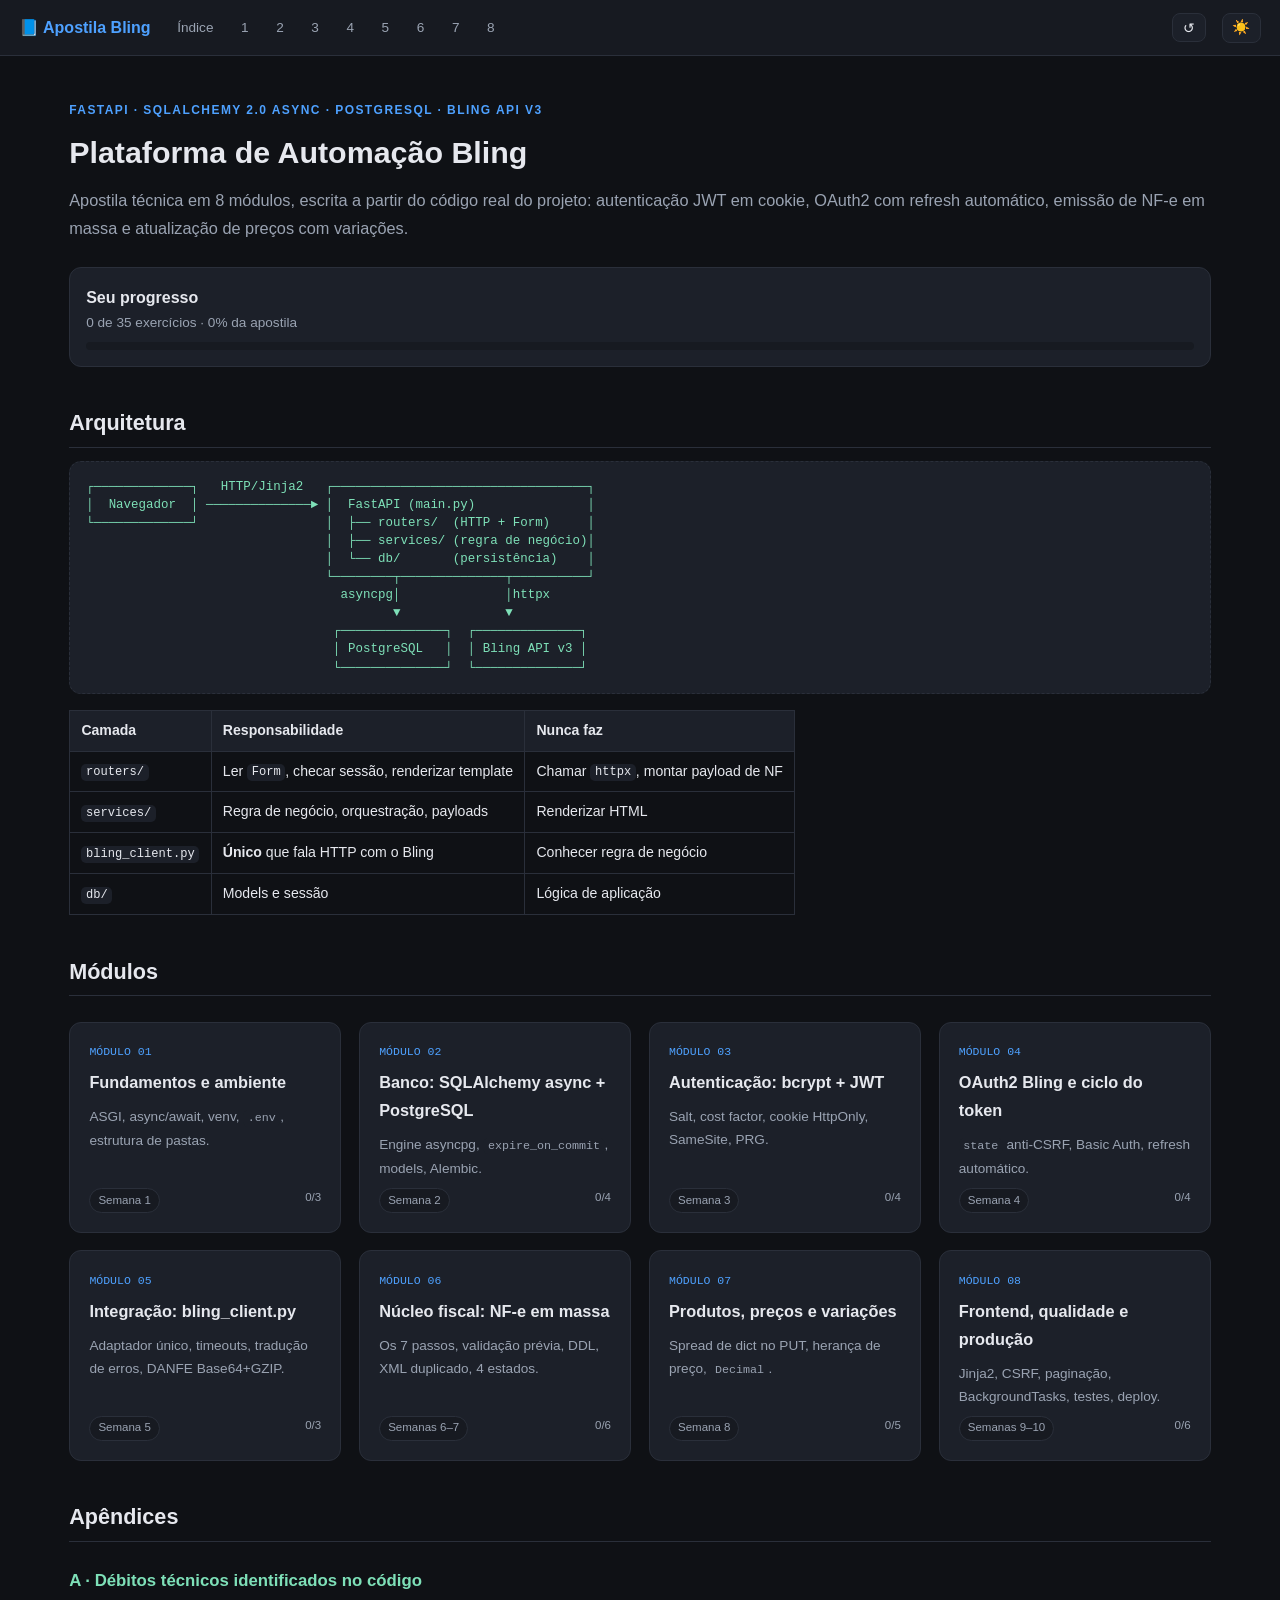
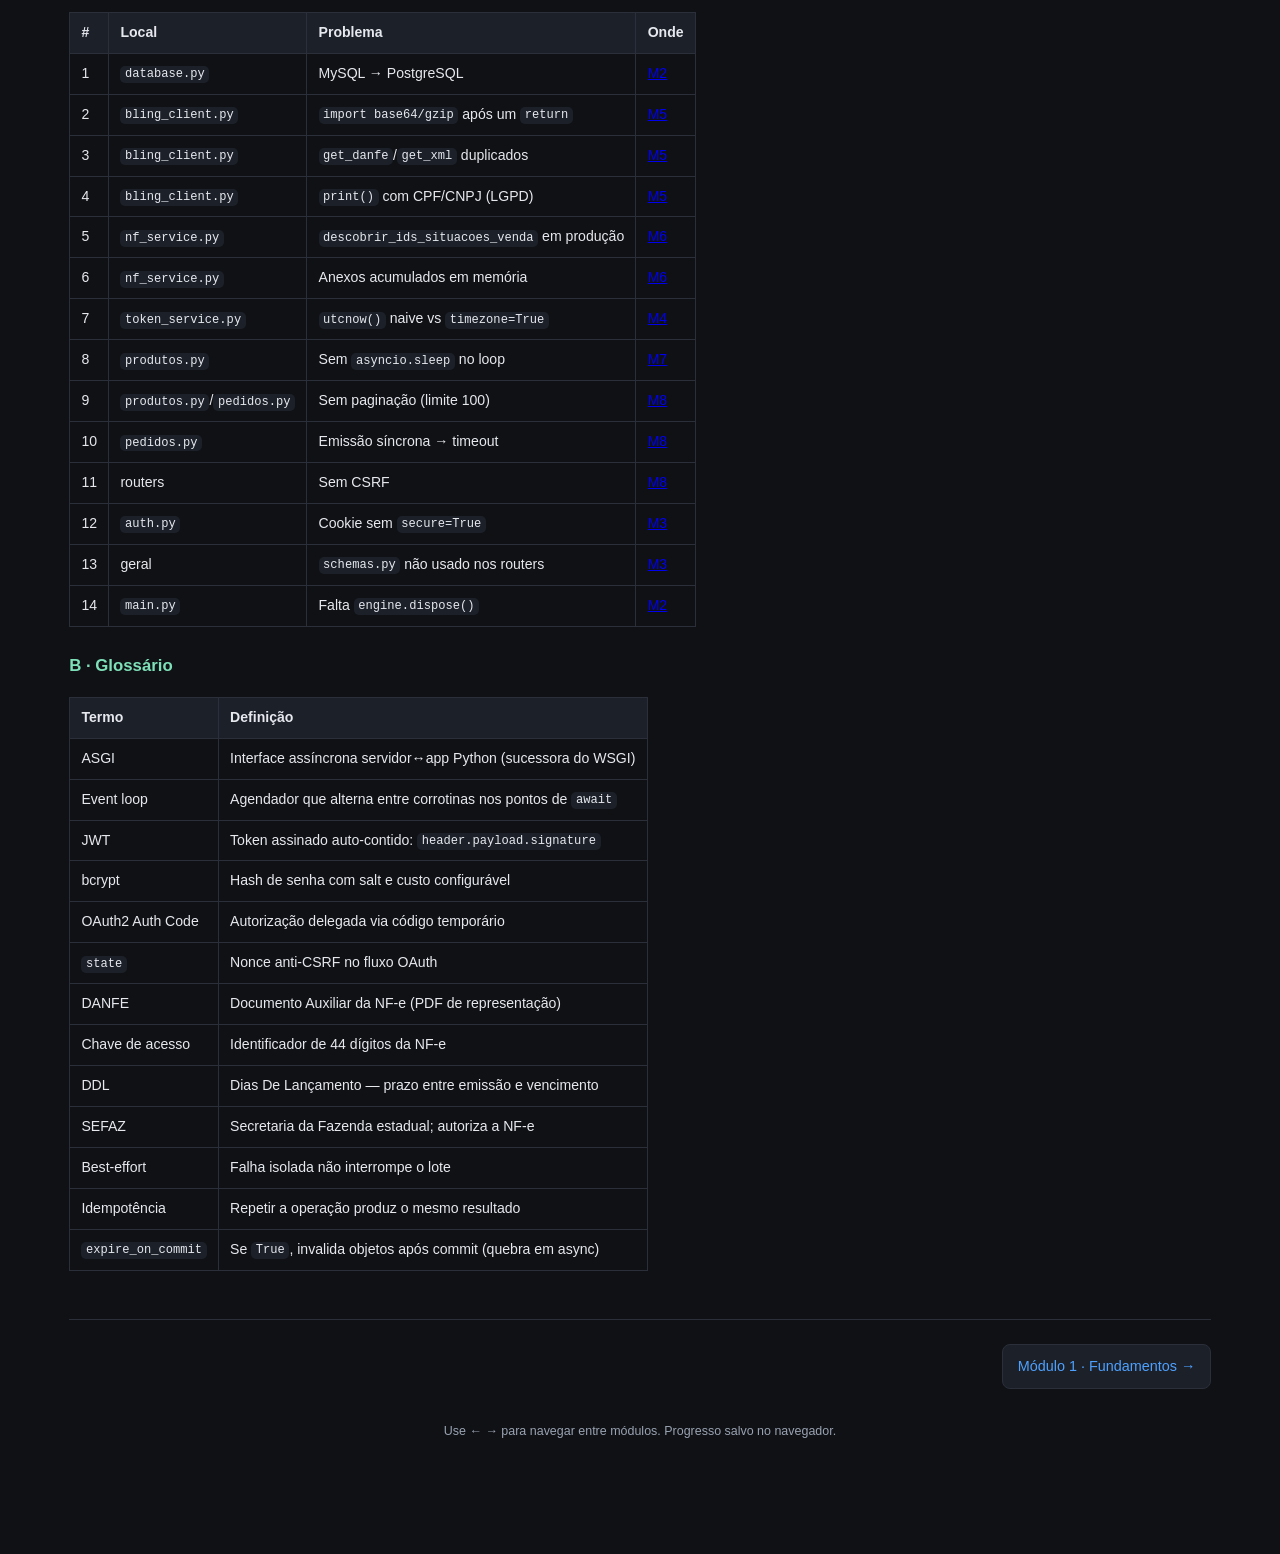
<file: INDEX.html>
<!DOCTYPE html>
<html lang="pt-BR" data-theme="dark">
<head>
<meta charset="UTF-8">
<meta name="viewport" content="width=device-width,initial-scale=1">
<title>Apostila · Plataforma de Automação Bling</title>
<link rel="stylesheet" href="file.css">
</head>
<body>
<div id="progress"></div>

<header class="topbar">
  <a class="brand" href="index.html">📘 Apostila Bling</a>
  <nav>
    <a href="index.html">Índice</a>
    <a href="MODULO1.html">1</a><a href="MODULO2.html">2</a><a href="MODULO3.html">3</a>
    <a href="MODULO4.html">4</a><a href="MODULO5.html">5</a><a href="MODULO6.html">6</a>
    <a href="MODULO7.html">7</a><a href="MODULO8.html">8</a>
  </nav>
  <button class="icon-btn" id="reset-btn" title="Zerar progresso">↺</button>
  <button class="icon-btn" id="theme-btn">☀️</button>
</header>

<div class="wrap" style="grid-template-columns:1fr">
<main>
  <p class="eyebrow">FastAPI · SQLAlchemy 2.0 async · PostgreSQL · Bling API v3</p>
  <h1>Plataforma de Automação Bling</h1>
  <p class="lead">Apostila técnica em 8 módulos, escrita a partir do código real do projeto:
  autenticação JWT em cookie, OAuth2 com refresh automático, emissão de NF-e em massa e
  atualização de preços com variações.</p>

  <div class="progress-box" id="global-progress">
    <strong>Seu progresso</strong>
    <div class="txt" style="color:var(--fg-dim);font-size:.85rem">calculando…</div>
    <div class="bar"><span></span></div>
  </div>

  <h2 id="arq">Arquitetura</h2>
  <div class="diagram">┌─────────────┐   HTTP/Jinja2   ┌──────────────────────────────────┐
│  Navegador  │ ──────────────► │  FastAPI (main.py)               │
└─────────────┘                 │  ├── routers/  (HTTP + Form)     │
                                │  ├── services/ (regra de negócio)│
                                │  └── db/       (persistência)    │
                                └────────┬──────────────┬──────────┘
                                  asyncpg│              │httpx
                                         ▼              ▼
                                 ┌──────────────┐  ┌──────────────┐
                                 │ PostgreSQL   │  │ Bling API v3 │
                                 └──────────────┘  └──────────────┘</div>

  <table>
    <thead><tr><th>Camada</th><th>Responsabilidade</th><th>Nunca faz</th></tr></thead>
    <tbody>
      <tr><td><code>routers/</code></td><td>Ler <code>Form</code>, checar sessão, renderizar template</td><td>Chamar <code>httpx</code>, montar payload de NF</td></tr>
      <tr><td><code>services/</code></td><td>Regra de negócio, orquestração, payloads</td><td>Renderizar HTML</td></tr>
      <tr><td><code>bling_client.py</code></td><td><strong>Único</strong> que fala HTTP com o Bling</td><td>Conhecer regra de negócio</td></tr>
      <tr><td><code>db/</code></td><td>Models e sessão</td><td>Lógica de aplicação</td></tr>
    </tbody>
  </table>

  <h2 id="mods">Módulos</h2>
  <div class="grid">
    <a class="mod-card" href="MODULO1.html" data-checks="m1e1,m1e2,m1e3">
      <span class="num">MÓDULO 01</span><h3>Fundamentos e ambiente</h3>
      <p>ASGI, async/await, venv, <code>.env</code>, estrutura de pastas.</p>
      <span class="meta"><span class="pill">Semana 1</span><span class="card-progress">0/3</span></span>
    </a>
    <a class="mod-card" href="MODULO2.html" data-checks="m2e1,m2e2,m2e3,m2e4">
      <span class="num">MÓDULO 02</span><h3>Banco: SQLAlchemy async + PostgreSQL</h3>
      <p>Engine asyncpg, <code>expire_on_commit</code>, models, Alembic.</p>
      <span class="meta"><span class="pill">Semana 2</span><span class="card-progress">0/4</span></span>
    </a>
    <a class="mod-card" href="MODULO3.html" data-checks="m3e1,m3e2,m3e3,m3e4">
      <span class="num">MÓDULO 03</span><h3>Autenticação: bcrypt + JWT</h3>
      <p>Salt, cost factor, cookie HttpOnly, SameSite, PRG.</p>
      <span class="meta"><span class="pill">Semana 3</span><span class="card-progress">0/4</span></span>
    </a>
    <a class="mod-card" href="MODULO4.html" data-checks="m4e1,m4e2,m4e3,m4e4">
      <span class="num">MÓDULO 04</span><h3>OAuth2 Bling e ciclo do token</h3>
      <p><code>state</code> anti-CSRF, Basic Auth, refresh automático.</p>
      <span class="meta"><span class="pill">Semana 4</span><span class="card-progress">0/4</span></span>
    </a>
    <a class="mod-card" href="MODULO5.html" data-checks="m5e1,m5e2,m5e3">
      <span class="num">MÓDULO 05</span><h3>Integração: bling_client.py</h3>
      <p>Adaptador único, timeouts, tradução de erros, DANFE Base64+GZIP.</p>
      <span class="meta"><span class="pill">Semana 5</span><span class="card-progress">0/3</span></span>
    </a>
    <a class="mod-card" href="MODULO6.html" data-checks="m6e1,m6e2,m6e3,m6e4,m6e5,m6e6">
      <span class="num">MÓDULO 06</span><h3>Núcleo fiscal: NF-e em massa</h3>
      <p>Os 7 passos, validação prévia, DDL, XML duplicado, 4 estados.</p>
      <span class="meta"><span class="pill">Semanas 6–7</span><span class="card-progress">0/6</span></span>
    </a>
    <a class="mod-card" href="MODULO7.html" data-checks="m7e1,m7e2,m7e3,m7e4,m7e5">
      <span class="num">MÓDULO 07</span><h3>Produtos, preços e variações</h3>
      <p>Spread de dict no PUT, herança de preço, <code>Decimal</code>.</p>
      <span class="meta"><span class="pill">Semana 8</span><span class="card-progress">0/5</span></span>
    </a>
    <a class="mod-card" href="MODULO8.html" data-checks="m8e1,m8e2,m8e3,m8e4,m8e5,m8e6">
      <span class="num">MÓDULO 08</span><h3>Frontend, qualidade e produção</h3>
      <p>Jinja2, CSRF, paginação, BackgroundTasks, testes, deploy.</p>
      <span class="meta"><span class="pill">Semanas 9–10</span><span class="card-progress">0/6</span></span>
    </a>
  </div>

  <h2 id="apendices">Apêndices</h2>
  <h3>A · Débitos técnicos identificados no código</h3>
  <table>
    <thead><tr><th>#</th><th>Local</th><th>Problema</th><th>Onde</th></tr></thead>
    <tbody>
      <tr><td>1</td><td><code>database.py</code></td><td>MySQL → PostgreSQL</td><td><a href="MODULO2.html#engine">M2</a></td></tr>
      <tr><td>2</td><td><code>bling_client.py</code></td><td><code>import base64/gzip</code> após um <code>return</code></td><td><a href="MODULO5.html#debitos">M5</a></td></tr>
      <tr><td>3</td><td><code>bling_client.py</code></td><td><code>get_danfe</code>/<code>get_xml</code> duplicados</td><td><a href="MODULO5.html#debitos">M5</a></td></tr>
      <tr><td>4</td><td><code>bling_client.py</code></td><td><code>print()</code> com CPF/CNPJ (LGPD)</td><td><a href="MODULO5.html#debitos">M5</a></td></tr>
      <tr><td>5</td><td><code>nf_service.py</code></td><td><code>descobrir_ids_situacoes_venda</code> em produção</td><td><a href="MODULO6.html#bug">M6</a></td></tr>
      <tr><td>6</td><td><code>nf_service.py</code></td><td>Anexos acumulados em memória</td><td><a href="MODULO6.html#email">M6</a></td></tr>
      <tr><td>7</td><td><code>token_service.py</code></td><td><code>utcnow()</code> naive vs <code>timezone=True</code></td><td><a href="MODULO4.html#refresh">M4</a></td></tr>
      <tr><td>8</td><td><code>produtos.py</code></td><td>Sem <code>asyncio.sleep</code> no loop</td><td><a href="MODULO7.html#debitos">M7</a></td></tr>
      <tr><td>9</td><td><code>produtos.py</code>/<code>pedidos.py</code></td><td>Sem paginação (limite 100)</td><td><a href="MODULO8.html#paginacao">M8</a></td></tr>
      <tr><td>10</td><td><code>pedidos.py</code></td><td>Emissão síncrona → timeout</td><td><a href="MODULO8.html#background">M8</a></td></tr>
      <tr><td>11</td><td>routers</td><td>Sem CSRF</td><td><a href="MODULO8.html#csrf">M8</a></td></tr>
      <tr><td>12</td><td><code>auth.py</code></td><td>Cookie sem <code>secure=True</code></td><td><a href="MODULO3.html#cookie">M3</a></td></tr>
      <tr><td>13</td><td>geral</td><td><code>schemas.py</code> não usado nos routers</td><td><a href="MODULO3.html#pydantic">M3</a></td></tr>
      <tr><td>14</td><td><code>main.py</code></td><td>Falta <code>engine.dispose()</code></td><td><a href="MODULO2.html#startup">M2</a></td></tr>
    </tbody>
  </table>

  <h3>B · Glossário</h3>
  <table>
    <thead><tr><th>Termo</th><th>Definição</th></tr></thead>
    <tbody>
      <tr><td>ASGI</td><td>Interface assíncrona servidor↔app Python (sucessora do WSGI)</td></tr>
      <tr><td>Event loop</td><td>Agendador que alterna entre corrotinas nos pontos de <code>await</code></td></tr>
      <tr><td>JWT</td><td>Token assinado auto-contido: <code>header.payload.signature</code></td></tr>
      <tr><td>bcrypt</td><td>Hash de senha com salt e custo configurável</td></tr>
      <tr><td>OAuth2 Auth Code</td><td>Autorização delegada via código temporário</td></tr>
      <tr><td><code>state</code></td><td>Nonce anti-CSRF no fluxo OAuth</td></tr>
      <tr><td>DANFE</td><td>Documento Auxiliar da NF-e (PDF de representação)</td></tr>
      <tr><td>Chave de acesso</td><td>Identificador de 44 dígitos da NF-e</td></tr>
      <tr><td>DDL</td><td>Dias De Lançamento — prazo entre emissão e vencimento</td></tr>
      <tr><td>SEFAZ</td><td>Secretaria da Fazenda estadual; autoriza a NF-e</td></tr>
      <tr><td>Best-effort</td><td>Falha isolada não interrompe o lote</td></tr>
      <tr><td>Idempotência</td><td>Repetir a operação produz o mesmo resultado</td></tr>
      <tr><td><code>expire_on_commit</code></td><td>Se <code>True</code>, invalida objetos após commit (quebra em async)</td></tr>
    </tbody>
  </table>

  <div class="pager"><span class="spacer"></span>
    <a rel="next" href="MODULO1.html">Módulo 1 · Fundamentos →</a></div>
  <footer>Use ← → para navegar entre módulos. Progresso salvo no navegador.</footer>
</main>
</div>
<script src="assets/script.js"></script>
</body>
</html>
</file>
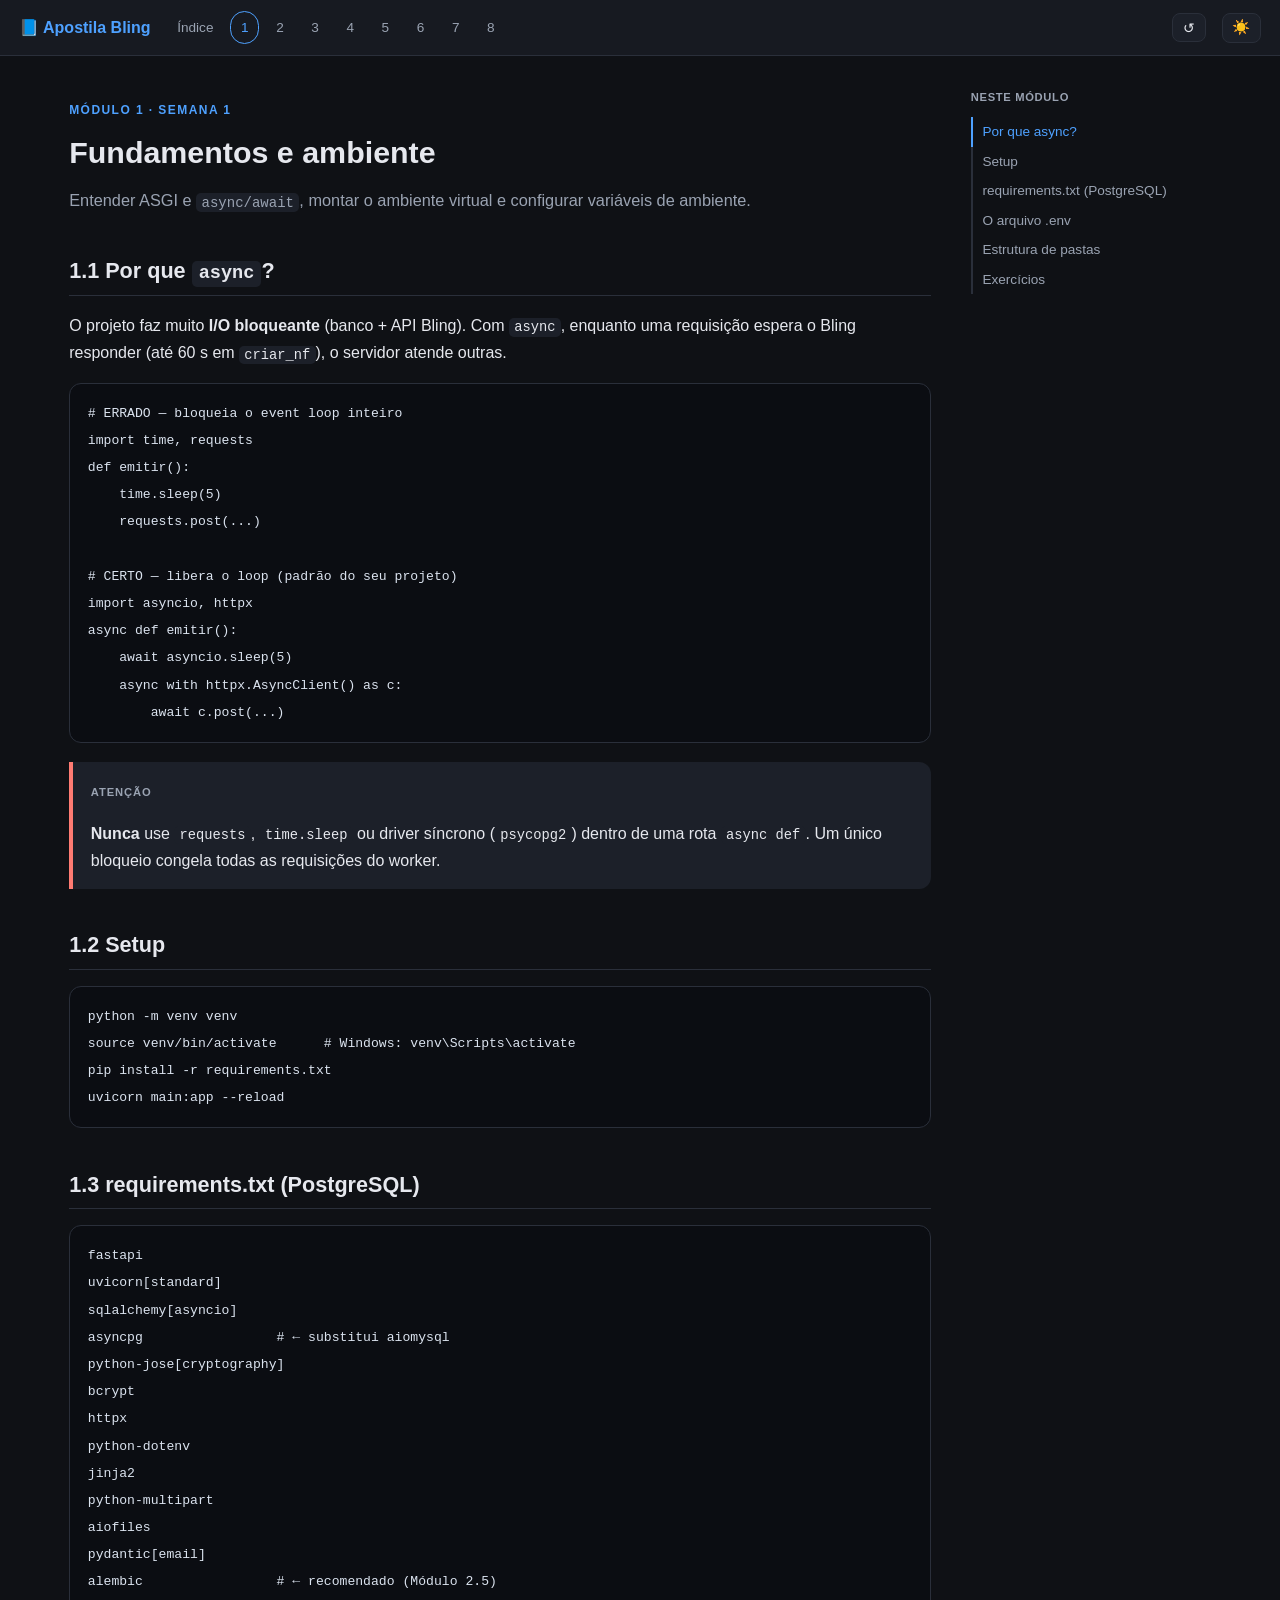
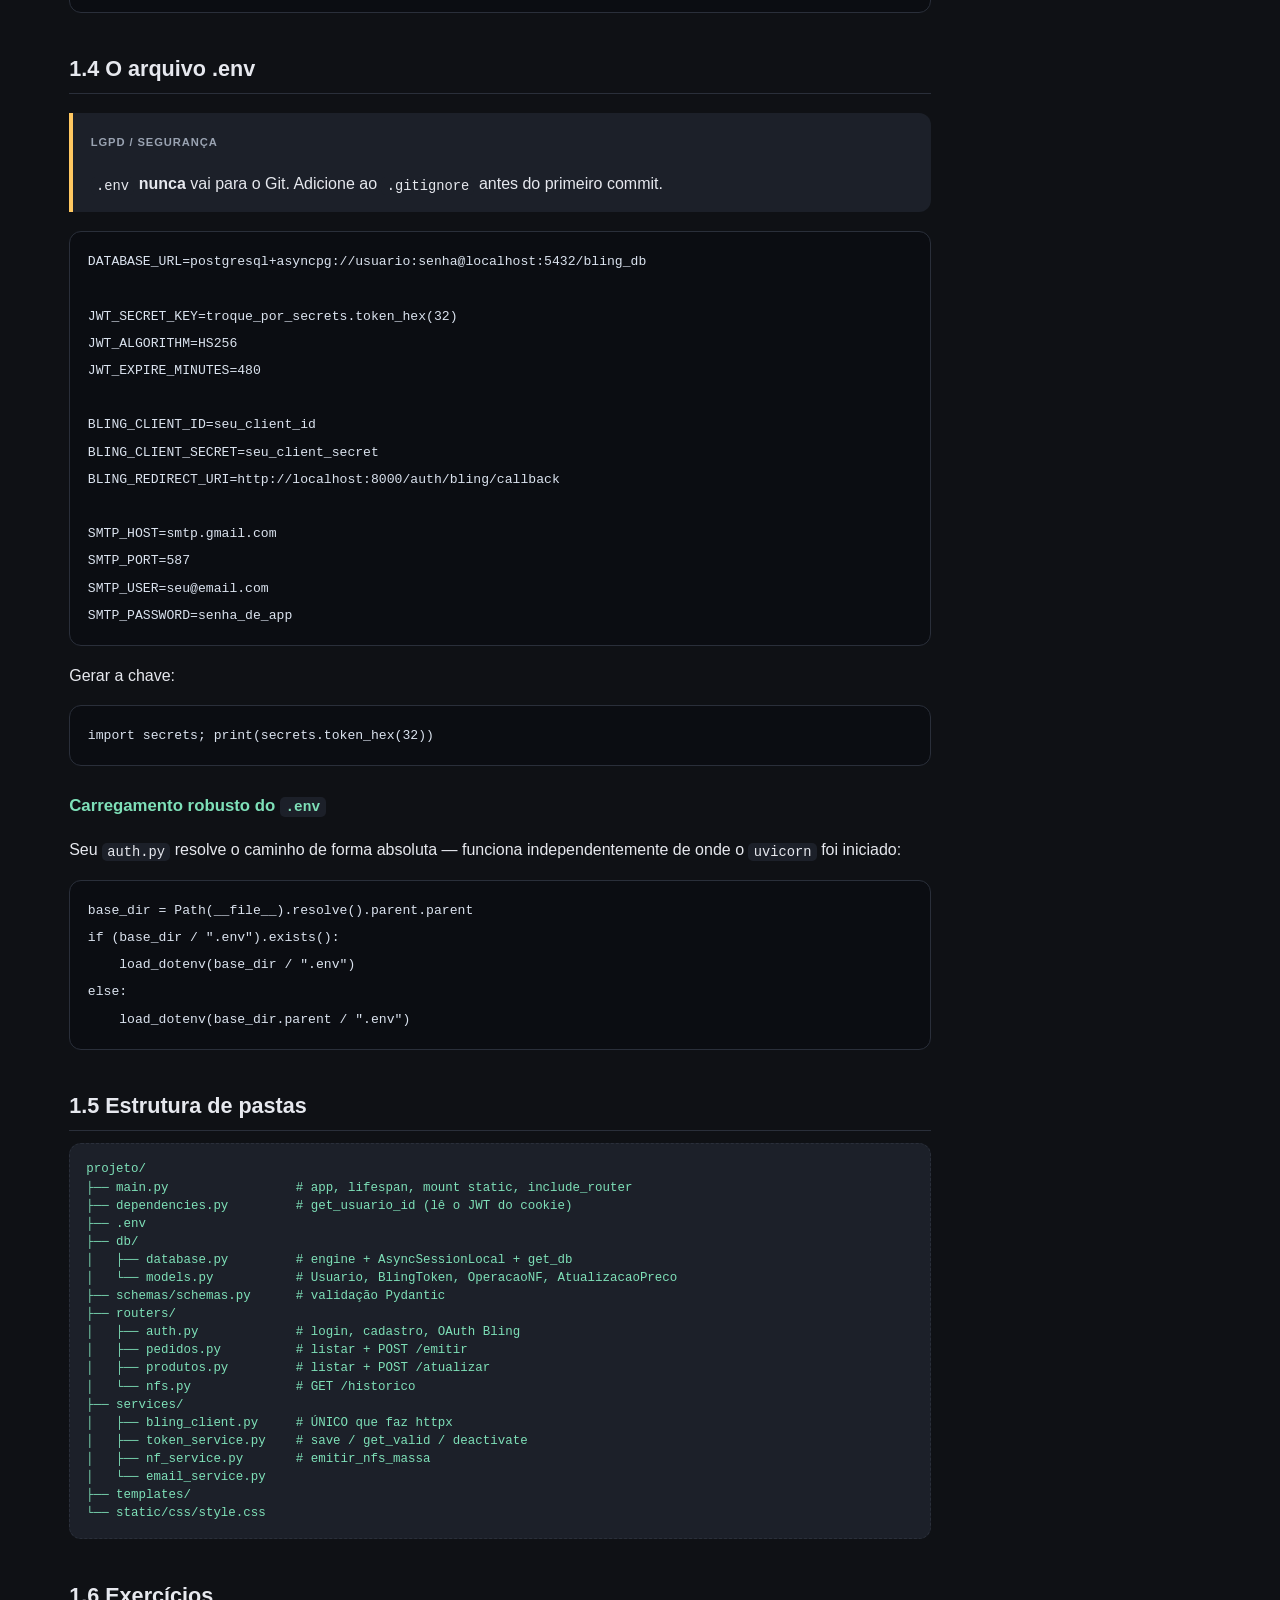
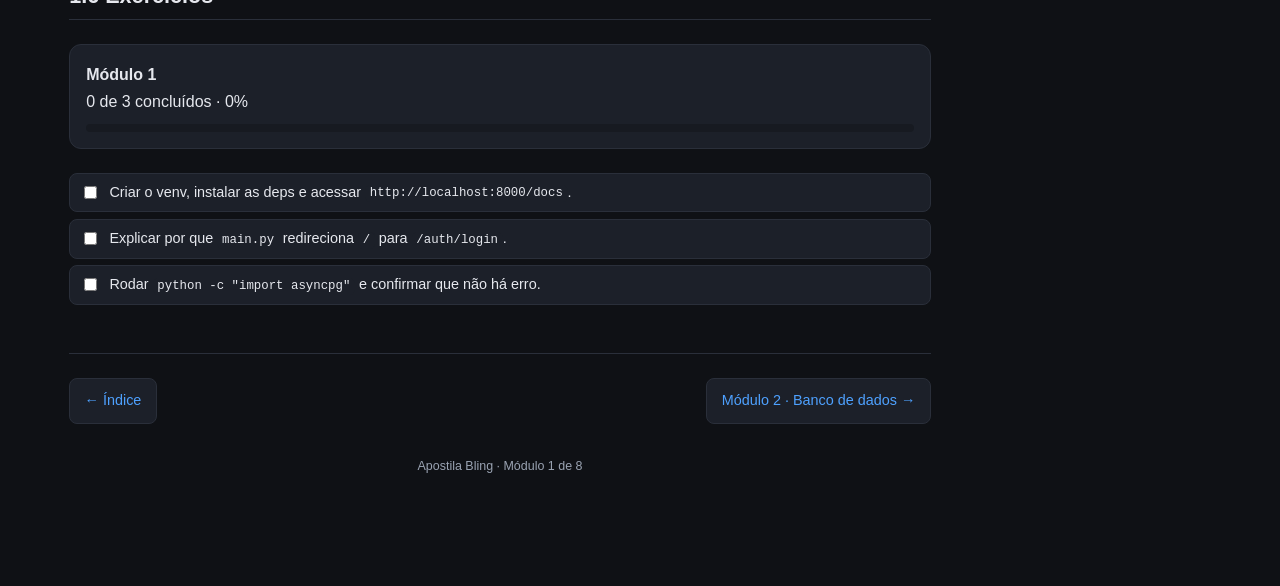
<file: MODULO1.html>
<!DOCTYPE html>
<html lang="pt-BR" data-theme="dark">
<head>
<meta charset="UTF-8">
<meta name="viewport" content="width=device-width,initial-scale=1">
<title>Módulo 1 · Fundamentos e ambiente</title>
<link rel="stylesheet" href="file.css">
</head>
<body>
<div id="progress"></div>
<header class="topbar">
  <a class="brand" href="index.html">📘 Apostila Bling</a>
  <nav><a href="index.html">Índice</a>
    <a href="MODULO1.html">1</a><a href="MODULO2.html">2</a><a href="MODULO3.html">3</a>
    <a href="MODULO4.html">4</a><a href="MODULO5.html">5</a><a href="MODULO6.html">6</a>
    <a href="MODULO7.html">7</a><a href="MODULO8.html">8</a></nav>
  <button class="icon-btn" id="reset-btn" title="Zerar progresso">↺</button>
  <button class="icon-btn" id="theme-btn">☀️</button>
</header>

<div class="wrap">
<main>
  <p class="eyebrow">Módulo 1 · Semana 1</p>
  <h1>Fundamentos e ambiente</h1>
  <p class="lead">Entender ASGI e <code>async/await</code>, montar o ambiente virtual e configurar variáveis de ambiente.</p>

  <h2 id="async">1.1 Por que <code>async</code>?</h2>
  <p>O projeto faz muito <strong>I/O bloqueante</strong> (banco + API Bling). Com <code>async</code>, enquanto
  uma requisição espera o Bling responder (até 60 s em <code>criar_nf</code>), o servidor atende outras.</p>
<pre><code># ERRADO — bloqueia o event loop inteiro
import time, requests
def emitir():
    time.sleep(5)
    requests.post(...)

# CERTO — libera o loop (padrão do seu projeto)
import asyncio, httpx
async def emitir():
    await asyncio.sleep(5)
    async with httpx.AsyncClient() as c:
        await c.post(...)</code></pre>
  <div class="box err"><span class="tag">Atenção</span>
    <p><strong>Nunca</strong> use <code>requests</code>, <code>time.sleep</code> ou driver síncrono
    (<code>psycopg2</code>) dentro de uma rota <code>async def</code>. Um único bloqueio congela
    todas as requisições do worker.</p></div>

  <h2 id="setup">1.2 Setup</h2>
<pre><code>python -m venv venv
source venv/bin/activate      # Windows: venv\Scripts\activate
pip install -r requirements.txt
uvicorn main:app --reload</code></pre>

  <h2 id="deps">1.3 requirements.txt (PostgreSQL)</h2>
<pre><code>fastapi
uvicorn[standard]
sqlalchemy[asyncio]
asyncpg                 # ← substitui aiomysql
python-jose[cryptography]
bcrypt
httpx
python-dotenv
jinja2
python-multipart
aiofiles
pydantic[email]
alembic                 # ← recomendado (Módulo 2.5)</code></pre>

  <h2 id="env">1.4 O arquivo .env</h2>
  <div class="box warn"><span class="tag">LGPD / Segurança</span>
    <p><code>.env</code> <strong>nunca</strong> vai para o Git. Adicione ao <code>.gitignore</code> antes do primeiro commit.</p></div>
<pre><code>DATABASE_URL=postgresql+asyncpg://usuario:senha@localhost:5432/bling_db

JWT_SECRET_KEY=troque_por_secrets.token_hex(32)
JWT_ALGORITHM=HS256
JWT_EXPIRE_MINUTES=480

BLING_CLIENT_ID=seu_client_id
BLING_CLIENT_SECRET=seu_client_secret
BLING_REDIRECT_URI=http://localhost:8000/auth/bling/callback

SMTP_HOST=smtp.gmail.com
SMTP_PORT=587
SMTP_USER=seu@email.com
SMTP_PASSWORD=senha_de_app</code></pre>
  <p>Gerar a chave:</p>
<pre><code>import secrets; print(secrets.token_hex(32))</code></pre>

  <h3>Carregamento robusto do <code>.env</code></h3>
  <p>Seu <code>auth.py</code> resolve o caminho de forma absoluta — funciona independentemente
  de onde o <code>uvicorn</code> foi iniciado:</p>
<pre><code>base_dir = Path(__file__).resolve().parent.parent
if (base_dir / ".env").exists():
    load_dotenv(base_dir / ".env")
else:
    load_dotenv(base_dir.parent / ".env")</code></pre>

  <h2 id="estrutura">1.5 Estrutura de pastas</h2>
  <div class="diagram">projeto/
├── main.py                 # app, lifespan, mount static, include_router
├── dependencies.py         # get_usuario_id (lê o JWT do cookie)
├── .env
├── db/
│   ├── database.py         # engine + AsyncSessionLocal + get_db
│   └── models.py           # Usuario, BlingToken, OperacaoNF, AtualizacaoPreco
├── schemas/schemas.py      # validação Pydantic
├── routers/
│   ├── auth.py             # login, cadastro, OAuth Bling
│   ├── pedidos.py          # listar + POST /emitir
│   ├── produtos.py         # listar + POST /atualizar
│   └── nfs.py              # GET /historico
├── services/
│   ├── bling_client.py     # ÚNICO que faz httpx
│   ├── token_service.py    # save / get_valid / deactivate
│   ├── nf_service.py       # emitir_nfs_massa
│   └── email_service.py
├── templates/
└── static/css/style.css</div>

  <h2 id="ex">1.6 Exercícios</h2>
  <div class="progress-box" id="mod-progress"><strong>Módulo 1</strong>
    <div class="txt"></div><div class="bar"><span></span></div></div>
  <ul class="check">
    <li><input type="checkbox" id="m1e1"><label for="m1e1">Criar o venv, instalar as deps e acessar <code>http://localhost:8000/docs</code>.</label></li>
    <li><input type="checkbox" id="m1e2"><label for="m1e2">Explicar por que <code>main.py</code> redireciona <code>/</code> para <code>/auth/login</code>.</label></li>
    <li><input type="checkbox" id="m1e3"><label for="m1e3">Rodar <code>python -c "import asyncpg"</code> e confirmar que não há erro.</label></li>
  </ul>

  <div class="pager">
    <a rel="prev" href="index.html">← Índice</a><span class="spacer"></span>
    <a rel="next" href="MODULO2.html">Módulo 2 · Banco de dados →</a></div>
  <footer>Apostila Bling · Módulo 1 de 8</footer>
</main>
<aside class="toc"><h4>Neste módulo</h4></aside>
</div>
<script src="assets/script.js"></script>
</body>
</html>
</file>
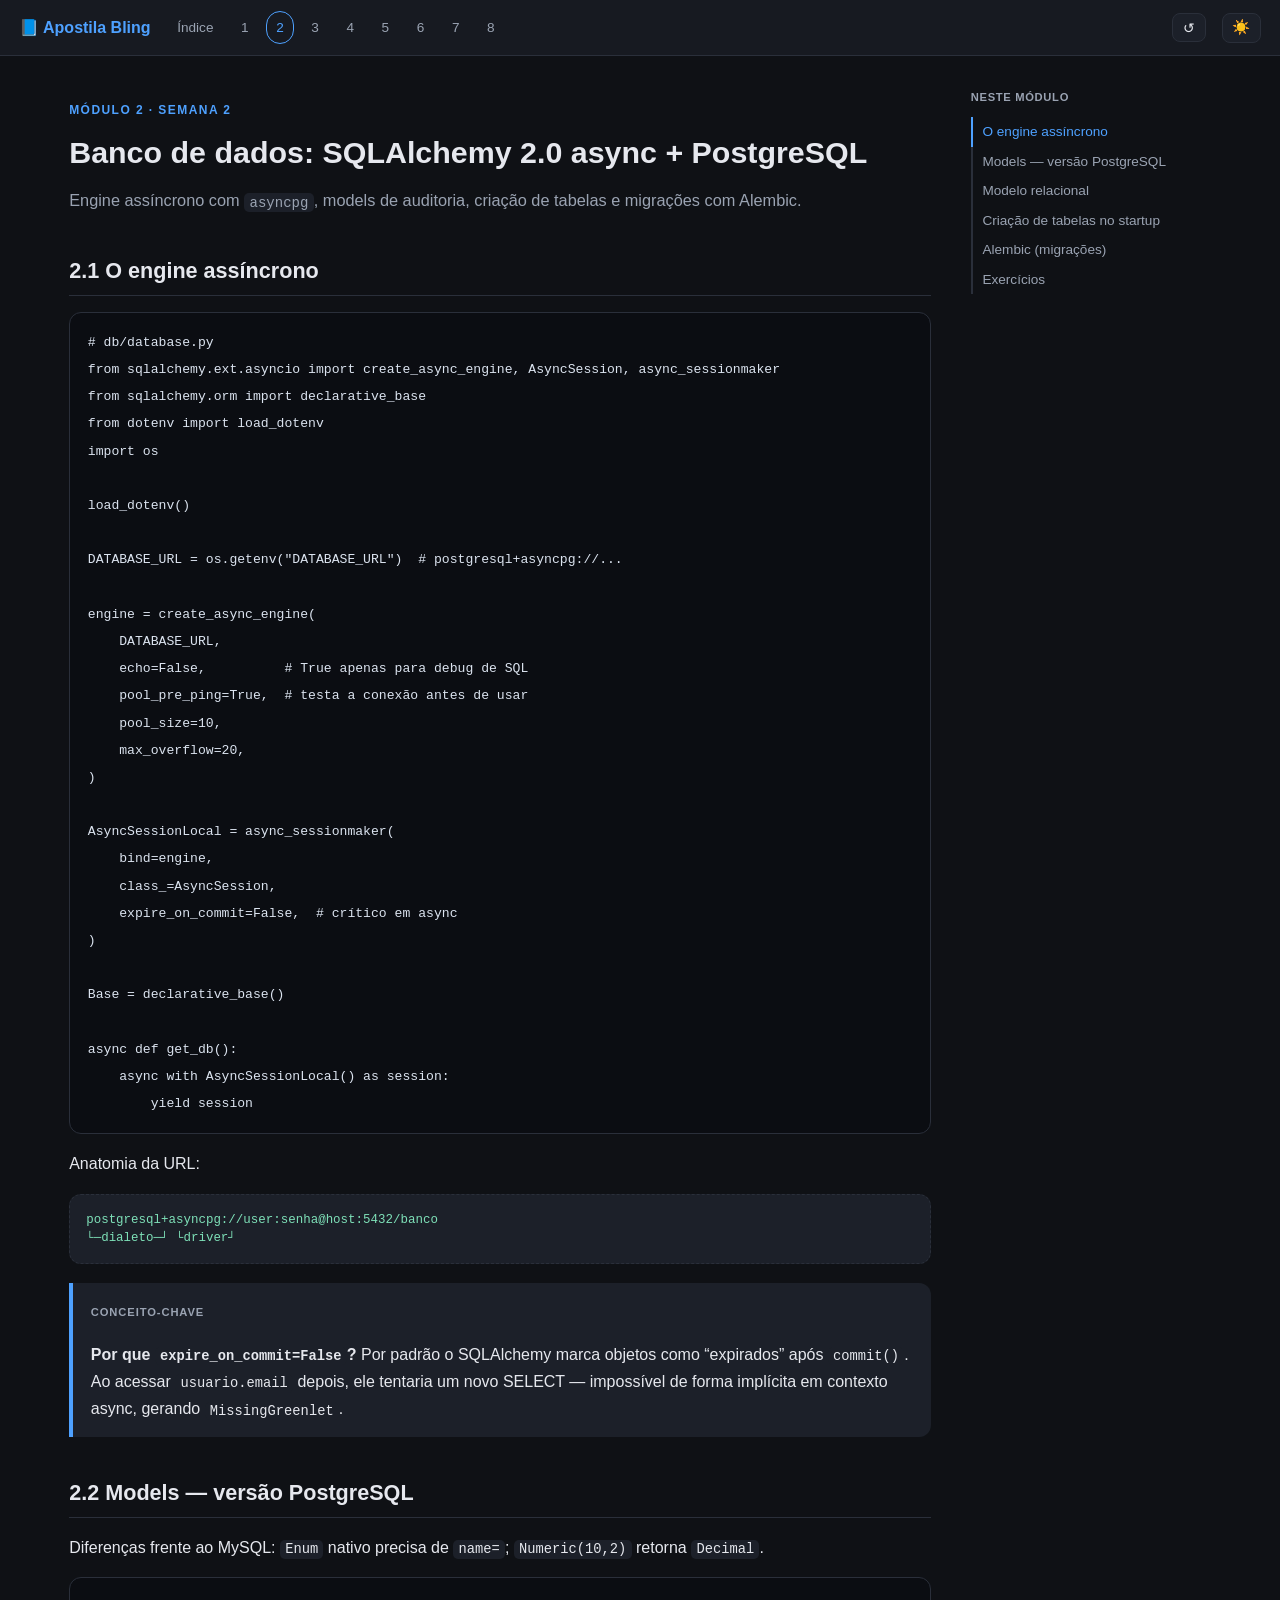
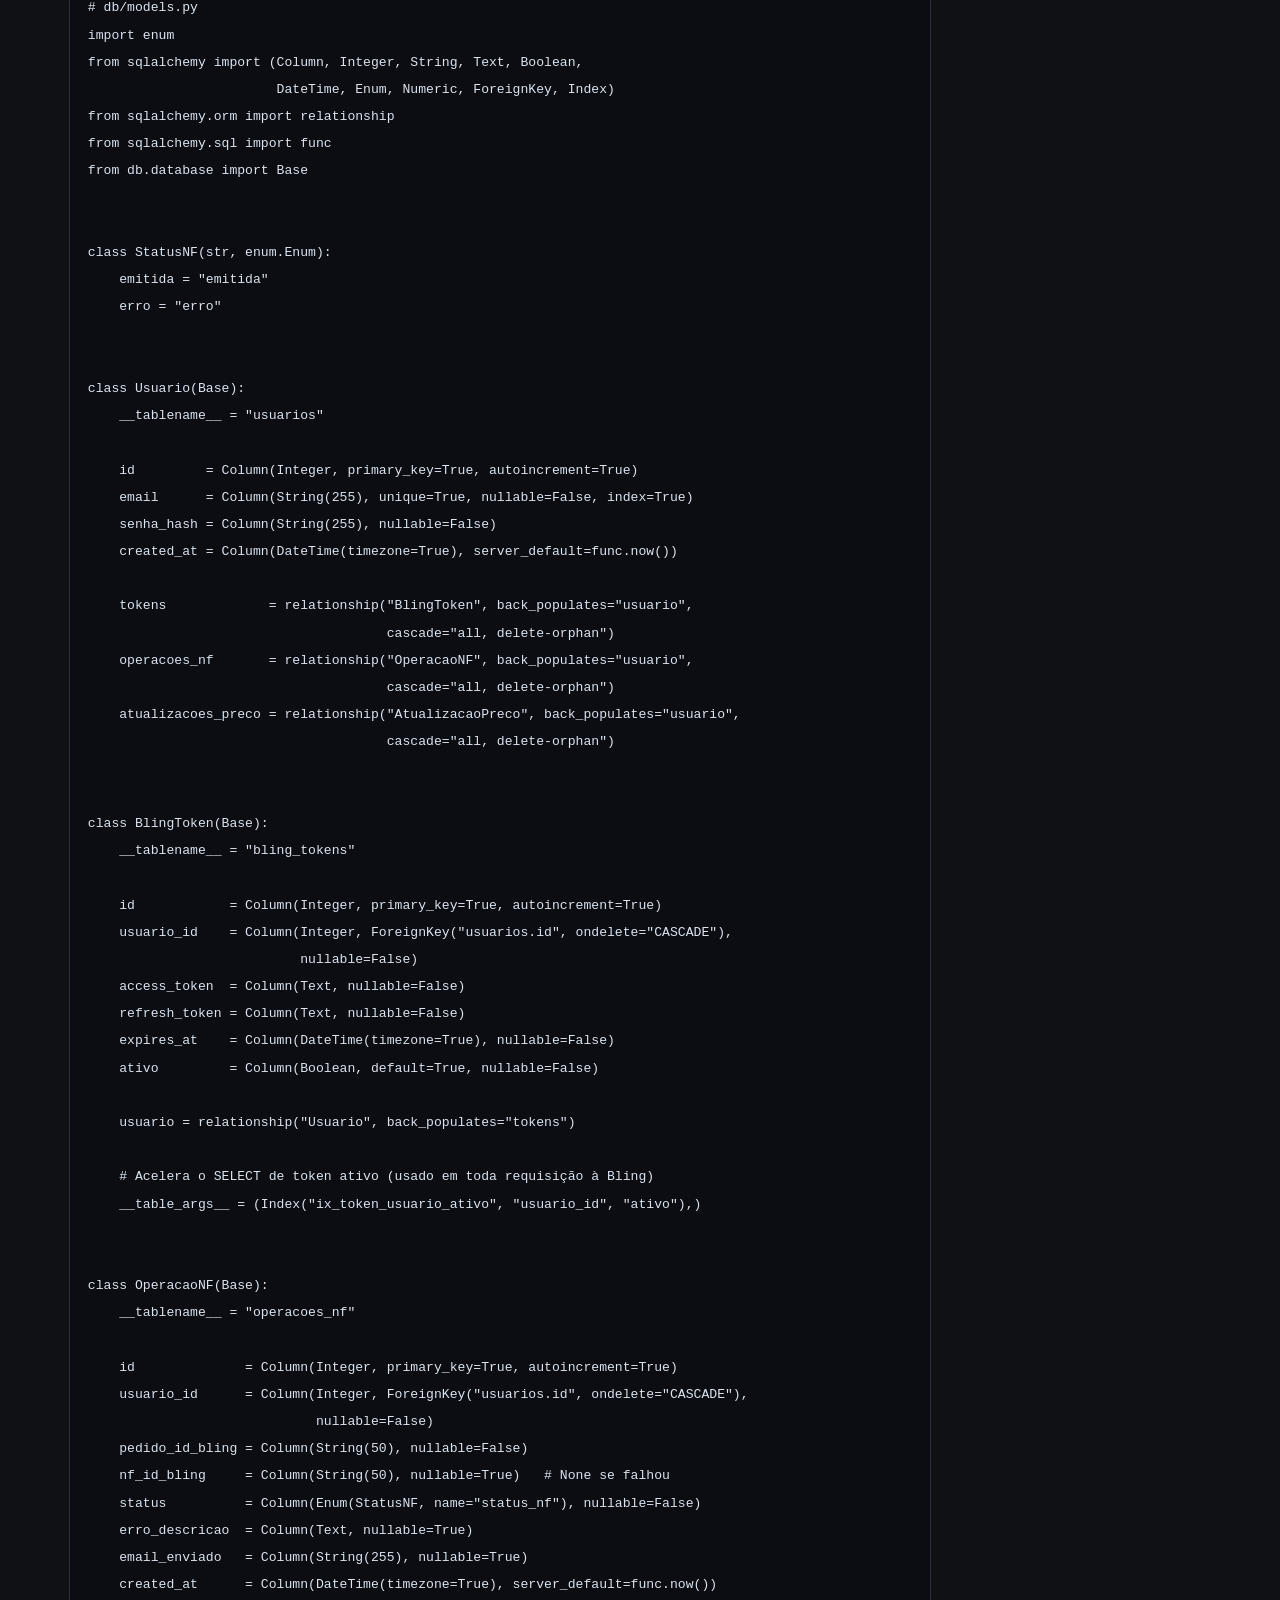
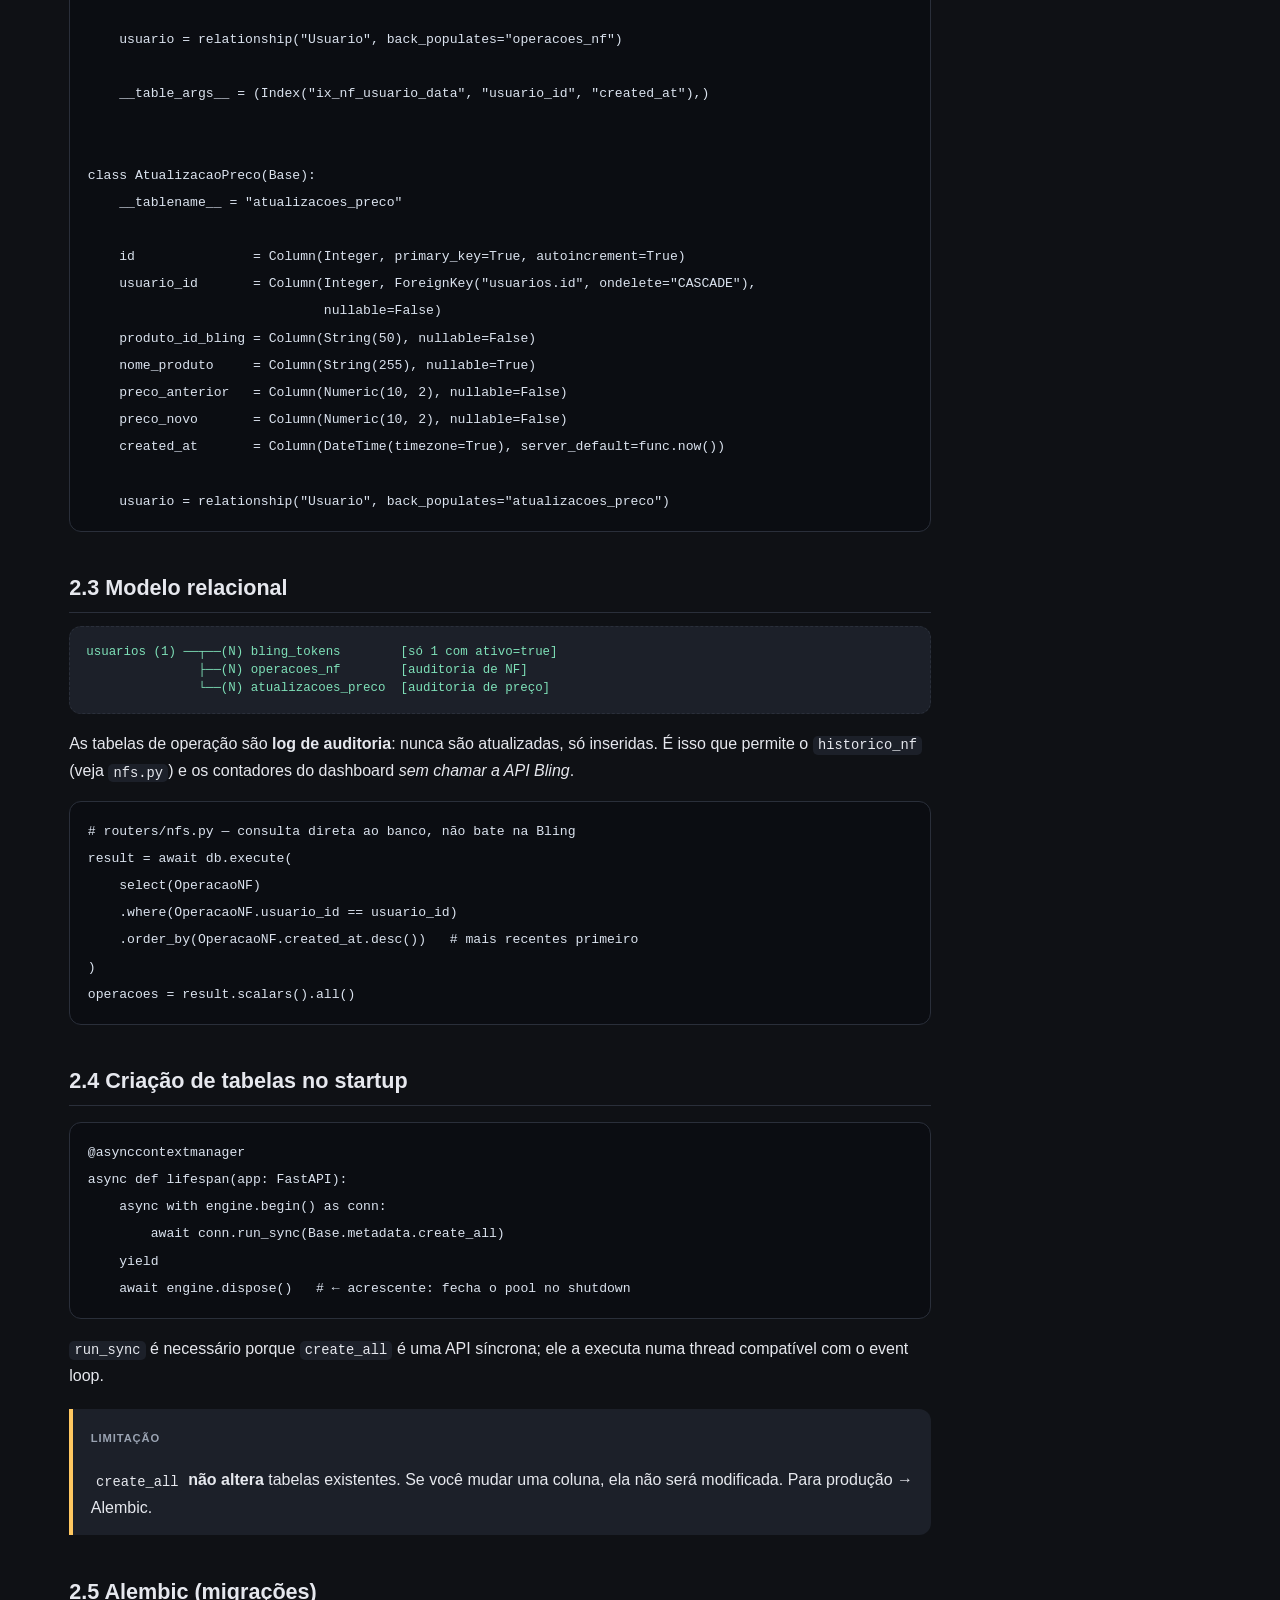
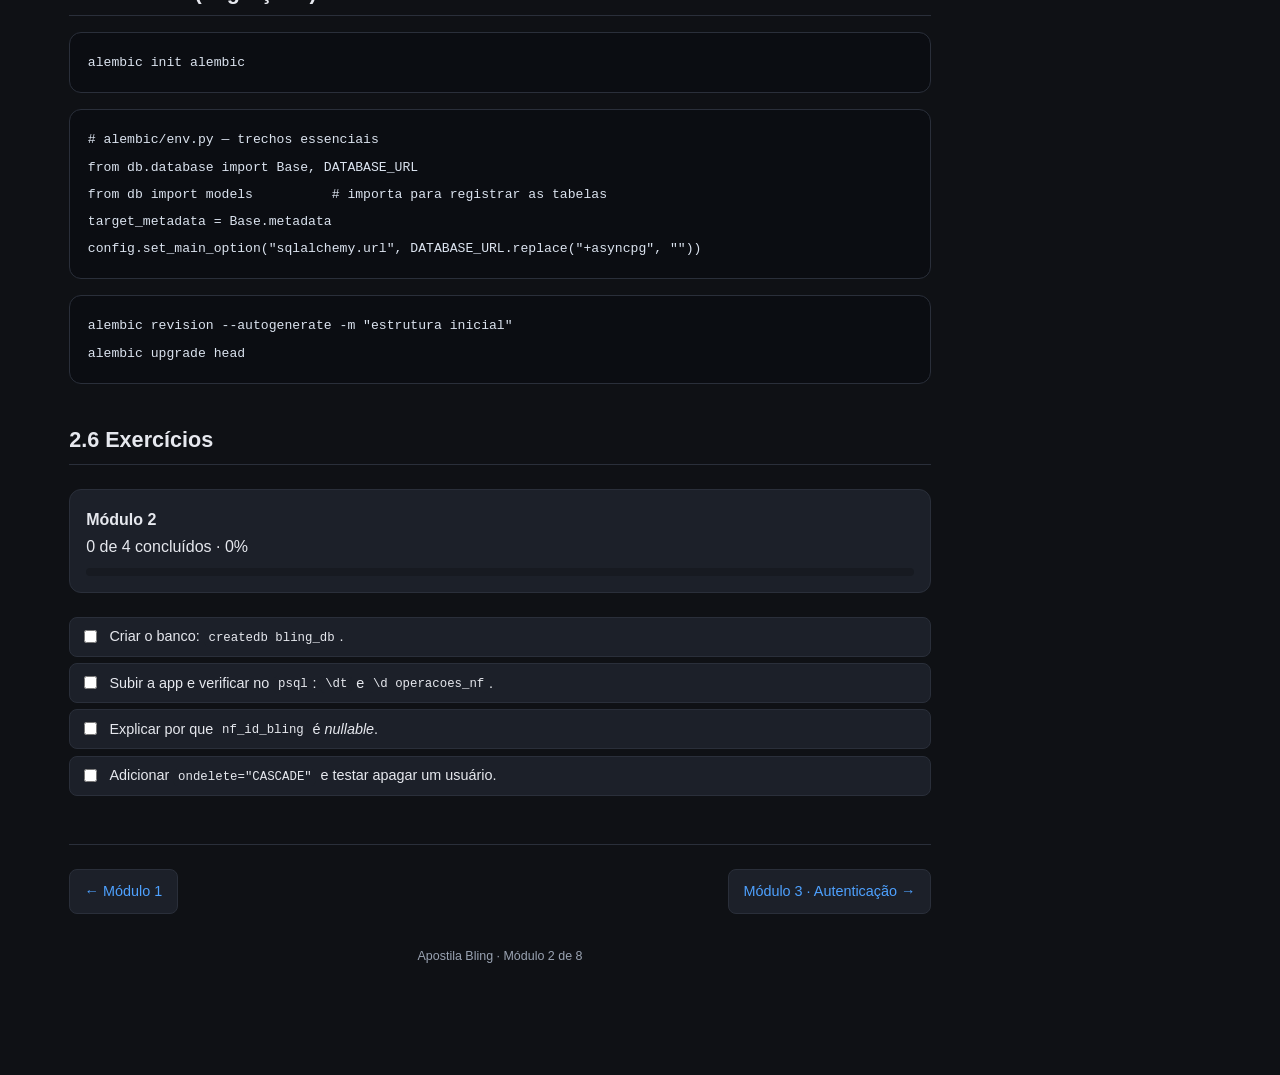
<file: MODULO2.html>
<!DOCTYPE html>
<html lang="pt-BR" data-theme="dark">
<head>
<meta charset="UTF-8">
<meta name="viewport" content="width=device-width,initial-scale=1">
<title>Módulo 2 · SQLAlchemy async + PostgreSQL</title>
<link rel="stylesheet" href="file.css">
</head>
<body>
<div id="progress"></div>
<header class="topbar">
  <a class="brand" href="index.html">📘 Apostila Bling</a>
  <nav><a href="index.html">Índice</a>
    <a href="MODULO1.html">1</a><a href="MODULO2.html">2</a><a href="MODULO3.html">3</a>
    <a href="MODULO4.html">4</a><a href="MODULO5.html">5</a><a href="MODULO6.html">6</a>
    <a href="MODULO7.html">7</a><a href="MODULO8.html">8</a></nav>
  <button class="icon-btn" id="reset-btn" title="Zerar progresso">↺</button>
  <button class="icon-btn" id="theme-btn">☀️</button>
</header>

<div class="wrap">
<main>
  <p class="eyebrow">Módulo 2 · Semana 2</p>
  <h1>Banco de dados: SQLAlchemy 2.0 async + PostgreSQL</h1>
  <p class="lead">Engine assíncrono com <code>asyncpg</code>, models de auditoria, criação de tabelas e migrações com Alembic.</p>

  <h2 id="engine">2.1 O engine assíncrono</h2>
<pre><code># db/database.py
from sqlalchemy.ext.asyncio import create_async_engine, AsyncSession, async_sessionmaker
from sqlalchemy.orm import declarative_base
from dotenv import load_dotenv
import os

load_dotenv()

DATABASE_URL = os.getenv("DATABASE_URL")  # postgresql+asyncpg://...

engine = create_async_engine(
    DATABASE_URL,
    echo=False,          # True apenas para debug de SQL
    pool_pre_ping=True,  # testa a conexão antes de usar
    pool_size=10,
    max_overflow=20,
)

AsyncSessionLocal = async_sessionmaker(
    bind=engine,
    class_=AsyncSession,
    expire_on_commit=False,  # crítico em async
)

Base = declarative_base()

async def get_db():
    async with AsyncSessionLocal() as session:
        yield session</code></pre>

  <p>Anatomia da URL:</p>
  <div class="diagram">postgresql+asyncpg://user:senha@host:5432/banco
└─dialeto─┘ └driver┘</div>

  <div class="box"><span class="tag">Conceito-chave</span>
    <p><strong>Por que <code>expire_on_commit=False</code>?</strong> Por padrão o SQLAlchemy marca
    objetos como “expirados” após <code>commit()</code>. Ao acessar <code>usuario.email</code> depois,
    ele tentaria um novo SELECT — impossível de forma implícita em contexto async, gerando
    <code>MissingGreenlet</code>.</p></div>

  <h2 id="models">2.2 Models — versão PostgreSQL</h2>
  <p>Diferenças frente ao MySQL: <code>Enum</code> nativo precisa de <code>name=</code>;
  <code>Numeric(10,2)</code> retorna <code>Decimal</code>.</p>
<pre><code># db/models.py
import enum
from sqlalchemy import (Column, Integer, String, Text, Boolean,
                        DateTime, Enum, Numeric, ForeignKey, Index)
from sqlalchemy.orm import relationship
from sqlalchemy.sql import func
from db.database import Base


class StatusNF(str, enum.Enum):
    emitida = "emitida"
    erro = "erro"


class Usuario(Base):
    __tablename__ = "usuarios"

    id         = Column(Integer, primary_key=True, autoincrement=True)
    email      = Column(String(255), unique=True, nullable=False, index=True)
    senha_hash = Column(String(255), nullable=False)
    created_at = Column(DateTime(timezone=True), server_default=func.now())

    tokens             = relationship("BlingToken", back_populates="usuario",
                                      cascade="all, delete-orphan")
    operacoes_nf       = relationship("OperacaoNF", back_populates="usuario",
                                      cascade="all, delete-orphan")
    atualizacoes_preco = relationship("AtualizacaoPreco", back_populates="usuario",
                                      cascade="all, delete-orphan")


class BlingToken(Base):
    __tablename__ = "bling_tokens"

    id            = Column(Integer, primary_key=True, autoincrement=True)
    usuario_id    = Column(Integer, ForeignKey("usuarios.id", ondelete="CASCADE"),
                           nullable=False)
    access_token  = Column(Text, nullable=False)
    refresh_token = Column(Text, nullable=False)
    expires_at    = Column(DateTime(timezone=True), nullable=False)
    ativo         = Column(Boolean, default=True, nullable=False)

    usuario = relationship("Usuario", back_populates="tokens")

    # Acelera o SELECT de token ativo (usado em toda requisição à Bling)
    __table_args__ = (Index("ix_token_usuario_ativo", "usuario_id", "ativo"),)


class OperacaoNF(Base):
    __tablename__ = "operacoes_nf"

    id              = Column(Integer, primary_key=True, autoincrement=True)
    usuario_id      = Column(Integer, ForeignKey("usuarios.id", ondelete="CASCADE"),
                             nullable=False)
    pedido_id_bling = Column(String(50), nullable=False)
    nf_id_bling     = Column(String(50), nullable=True)   # None se falhou
    status          = Column(Enum(StatusNF, name="status_nf"), nullable=False)
    erro_descricao  = Column(Text, nullable=True)
    email_enviado   = Column(String(255), nullable=True)
    created_at      = Column(DateTime(timezone=True), server_default=func.now())

    usuario = relationship("Usuario", back_populates="operacoes_nf")

    __table_args__ = (Index("ix_nf_usuario_data", "usuario_id", "created_at"),)


class AtualizacaoPreco(Base):
    __tablename__ = "atualizacoes_preco"

    id               = Column(Integer, primary_key=True, autoincrement=True)
    usuario_id       = Column(Integer, ForeignKey("usuarios.id", ondelete="CASCADE"),
                              nullable=False)
    produto_id_bling = Column(String(50), nullable=False)
    nome_produto     = Column(String(255), nullable=True)
    preco_anterior   = Column(Numeric(10, 2), nullable=False)
    preco_novo       = Column(Numeric(10, 2), nullable=False)
    created_at       = Column(DateTime(timezone=True), server_default=func.now())

    usuario = relationship("Usuario", back_populates="atualizacoes_preco")</code></pre>

  <h2 id="relacional">2.3 Modelo relacional</h2>
  <div class="diagram">usuarios (1) ──┬──(N) bling_tokens        [só 1 com ativo=true]
               ├──(N) operacoes_nf        [auditoria de NF]
               └──(N) atualizacoes_preco  [auditoria de preço]</div>
  <p>As tabelas de operação são <strong>log de auditoria</strong>: nunca são atualizadas, só inseridas.
  É isso que permite o <code>historico_nf</code> (veja <code>nfs.py</code>) e os contadores do dashboard
  <em>sem chamar a API Bling</em>.</p>
<pre><code># routers/nfs.py — consulta direta ao banco, não bate na Bling
result = await db.execute(
    select(OperacaoNF)
    .where(OperacaoNF.usuario_id == usuario_id)
    .order_by(OperacaoNF.created_at.desc())   # mais recentes primeiro
)
operacoes = result.scalars().all()</code></pre>

  <h2 id="startup">2.4 Criação de tabelas no startup</h2>
<pre><code>@asynccontextmanager
async def lifespan(app: FastAPI):
    async with engine.begin() as conn:
        await conn.run_sync(Base.metadata.create_all)
    yield
    await engine.dispose()   # ← acrescente: fecha o pool no shutdown</code></pre>
  <p><code>run_sync</code> é necessário porque <code>create_all</code> é uma API síncrona; ele a executa
  numa thread compatível com o event loop.</p>
  <div class="box warn"><span class="tag">Limitação</span>
    <p><code>create_all</code> <strong>não altera</strong> tabelas existentes. Se você mudar uma coluna,
    ela não será modificada. Para produção → Alembic.</p></div>

  <h2 id="alembic">2.5 Alembic (migrações)</h2>
<pre><code>alembic init alembic</code></pre>
<pre><code># alembic/env.py — trechos essenciais
from db.database import Base, DATABASE_URL
from db import models          # importa para registrar as tabelas
target_metadata = Base.metadata
config.set_main_option("sqlalchemy.url", DATABASE_URL.replace("+asyncpg", ""))</code></pre>
<pre><code>alembic revision --autogenerate -m "estrutura inicial"
alembic upgrade head</code></pre>

  <h2 id="ex">2.6 Exercícios</h2>
  <div class="progress-box" id="mod-progress"><strong>Módulo 2</strong>
    <div class="txt"></div><div class="bar"><span></span></div></div>
  <ul class="check">
    <li><input type="checkbox" id="m2e1"><label for="m2e1">Criar o banco: <code>createdb bling_db</code>.</label></li>
    <li><input type="checkbox" id="m2e2"><label for="m2e2">Subir a app e verificar no <code>psql</code>: <code>\dt</code> e <code>\d operacoes_nf</code>.</label></li>
    <li><input type="checkbox" id="m2e3"><label for="m2e3">Explicar por que <code>nf_id_bling</code> é <em>nullable</em>.</label></li>
    <li><input type="checkbox" id="m2e4"><label for="m2e4">Adicionar <code>ondelete="CASCADE"</code> e testar apagar um usuário.</label></li>
  </ul>

  <div class="pager">
    <a rel="prev" href="MODULO1.html">← Módulo 1</a><span class="spacer"></span>
    <a rel="next" href="MODULO3.html">Módulo 3 · Autenticação →</a></div>
  <footer>Apostila Bling · Módulo 2 de 8</footer>
</main>
<aside class="toc"><h4>Neste módulo</h4></aside>
</div>
<script src="assets/script.js"></script>
</body>
</html>
</file>
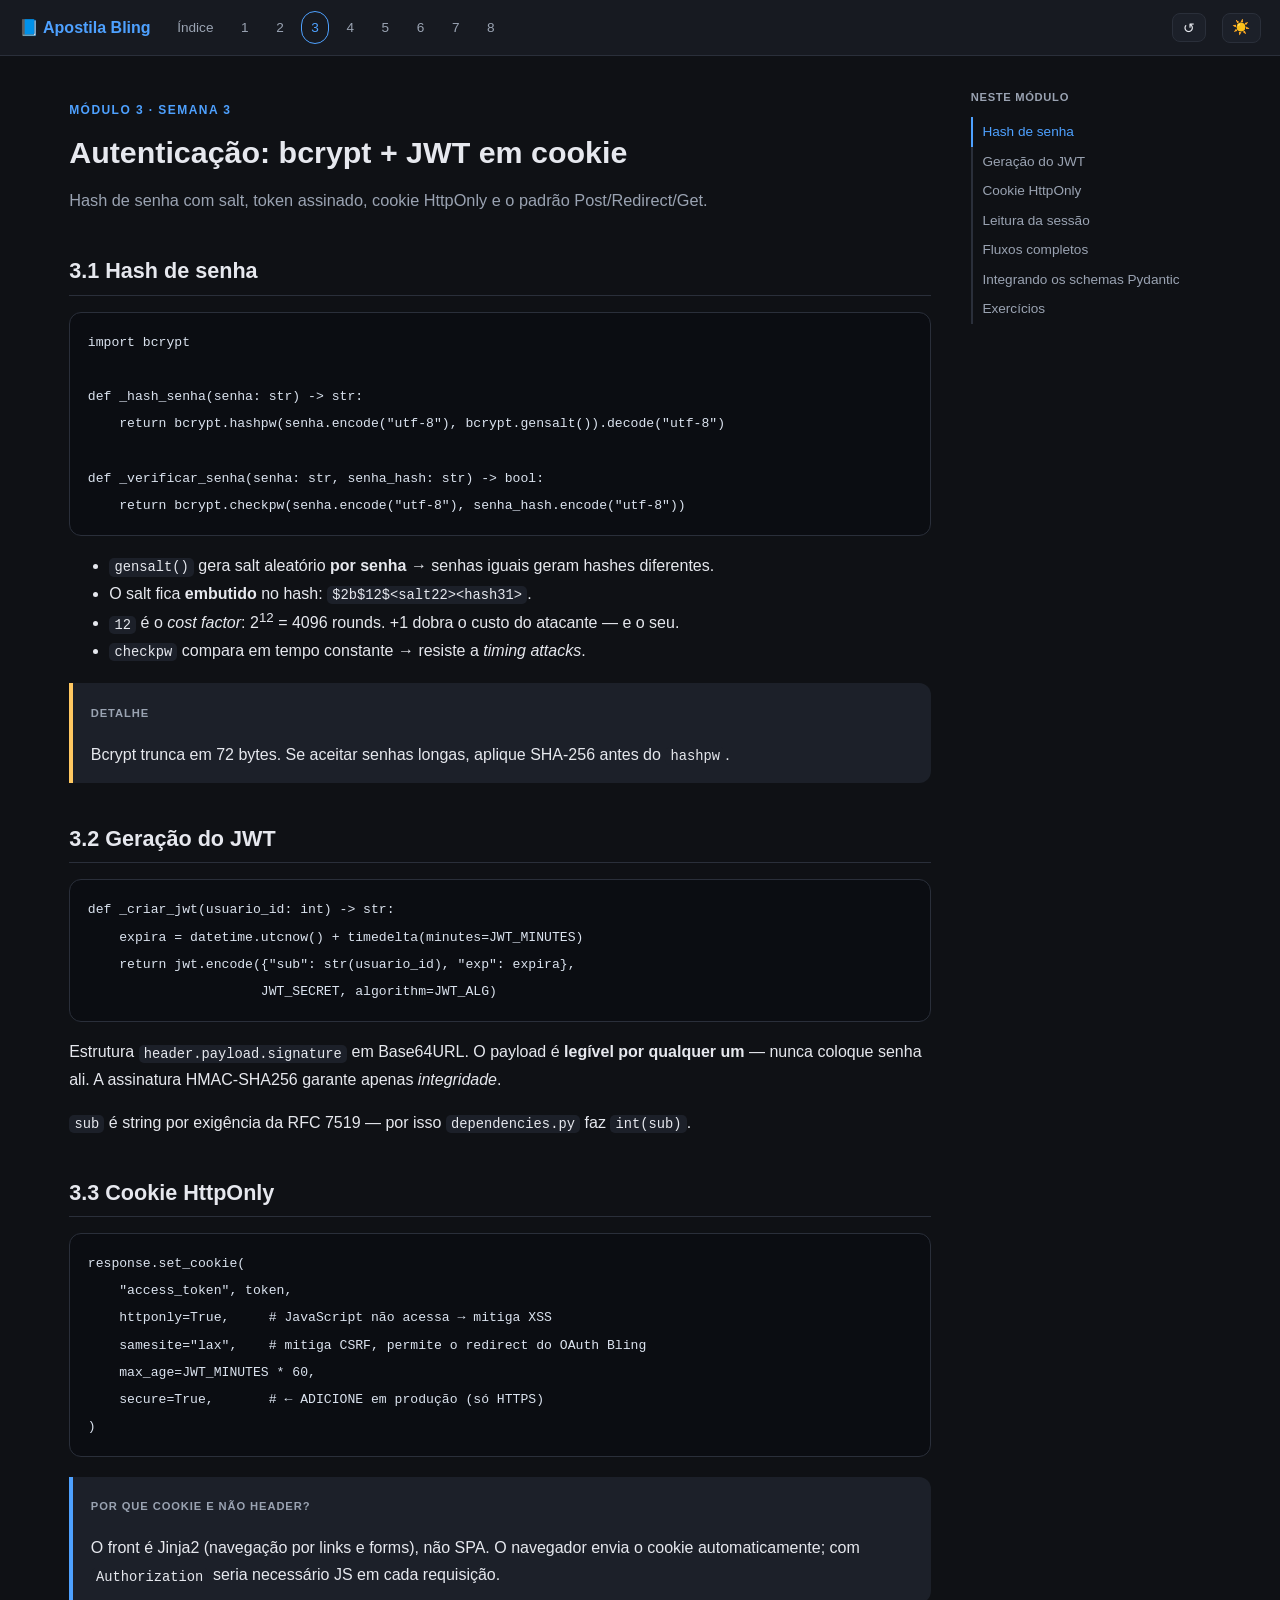
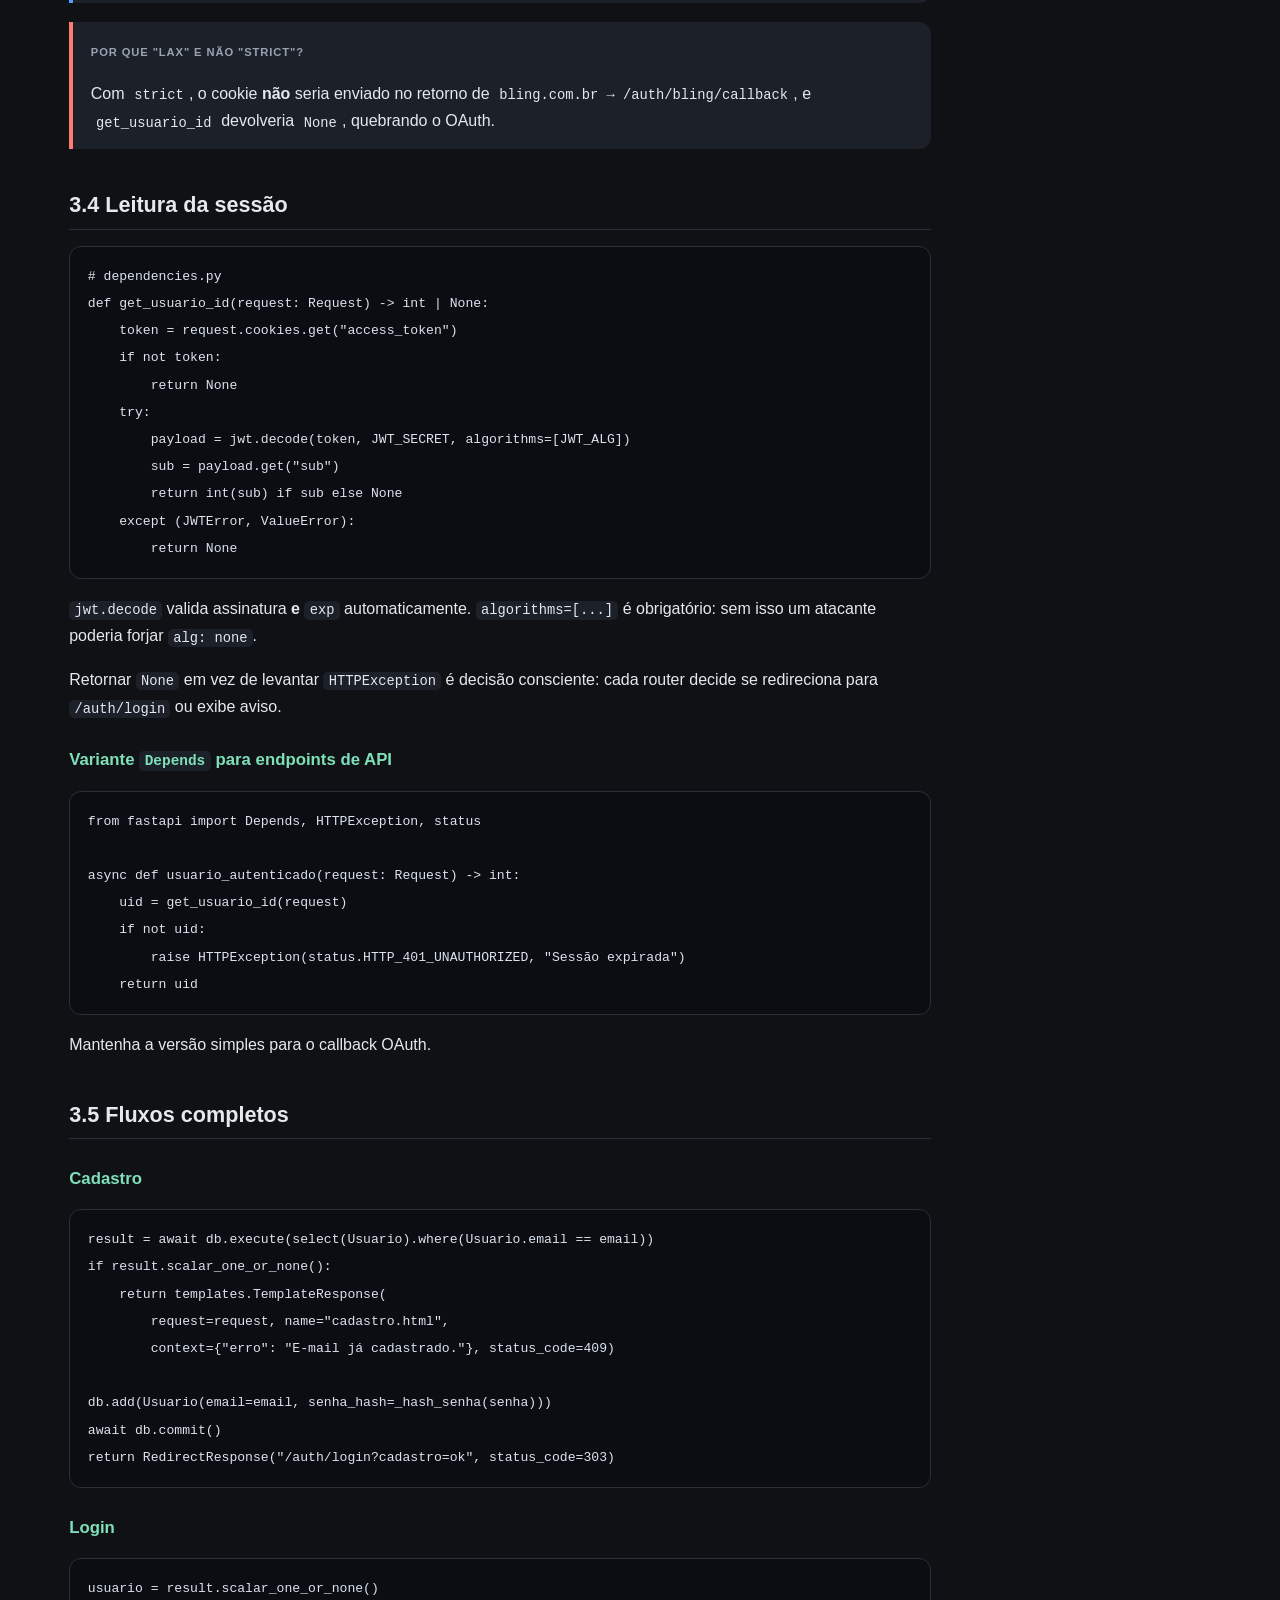
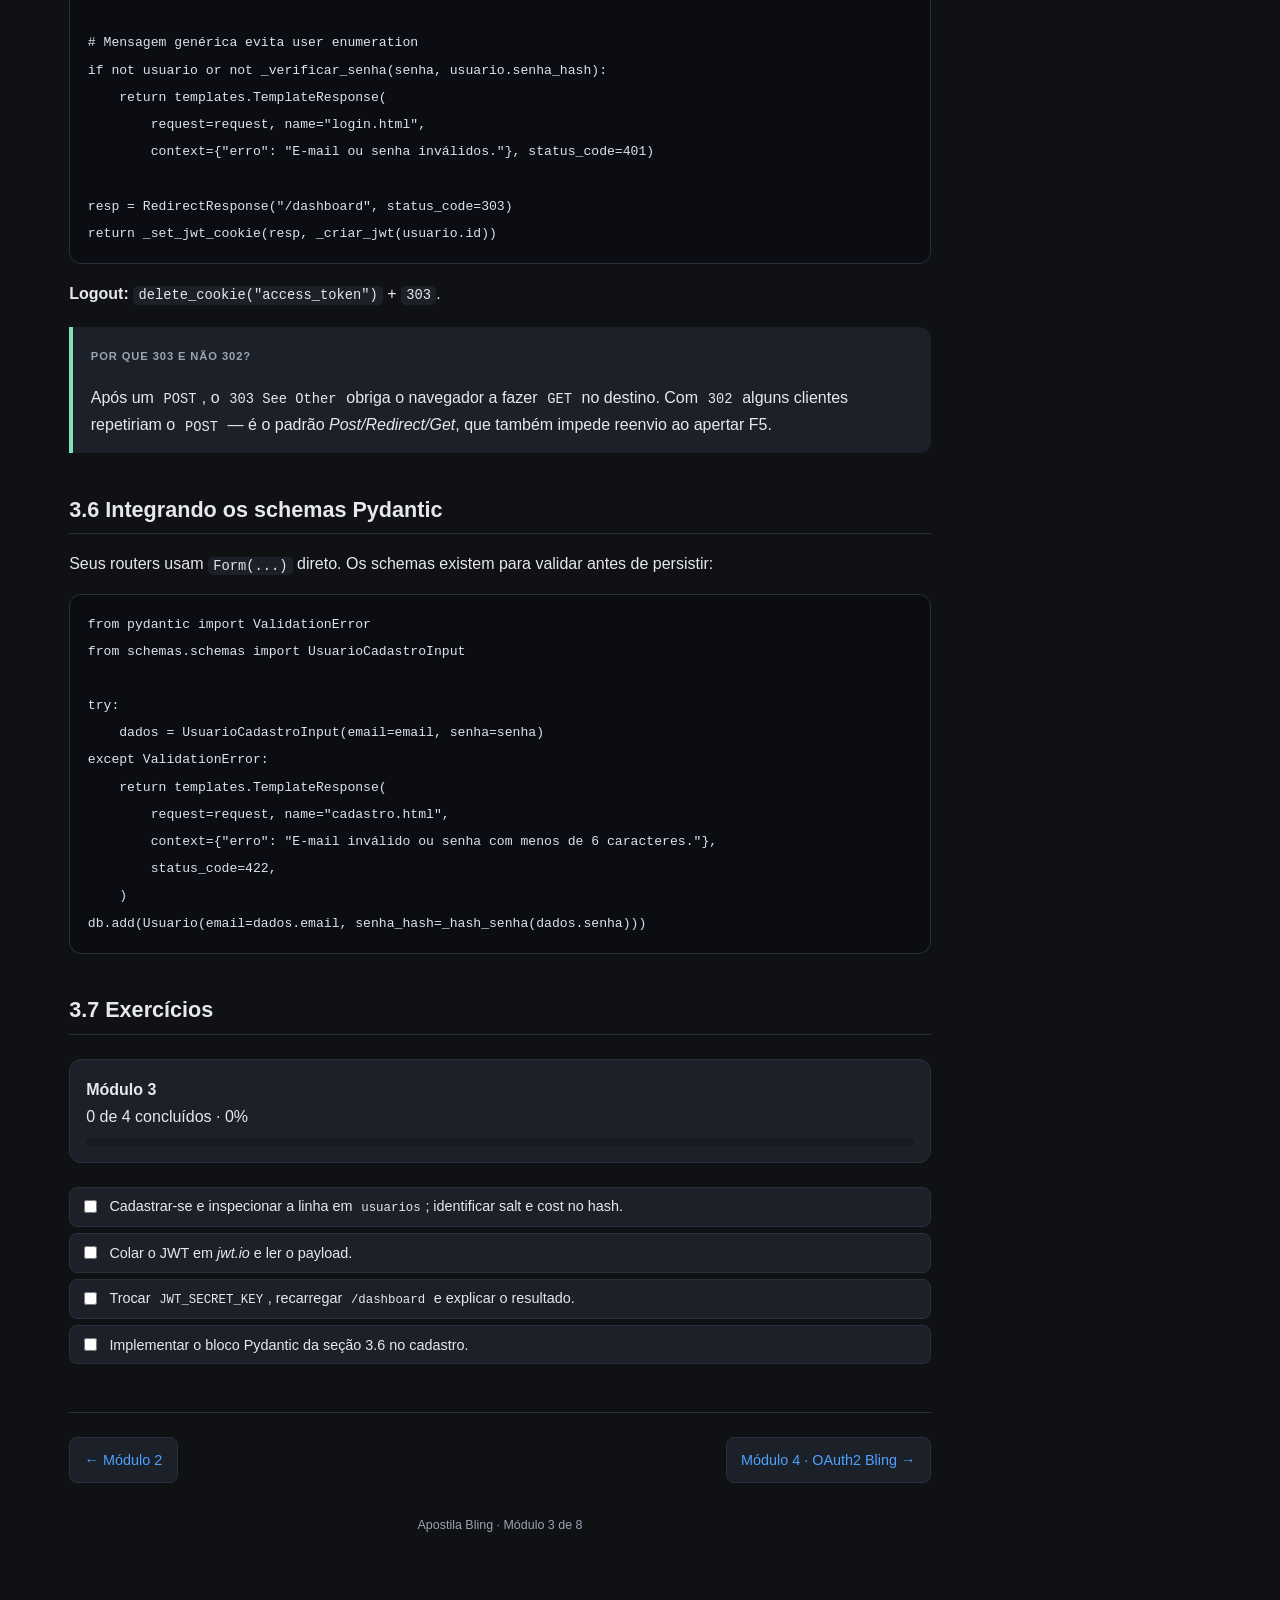
<file: MODULO3.html>
<!DOCTYPE html>
<html lang="pt-BR" data-theme="dark">
<head>
<meta charset="UTF-8">
<meta name="viewport" content="width=device-width,initial-scale=1">
<title>Módulo 3 · Autenticação: bcrypt + JWT</title>
<link rel="stylesheet" href="file.css">
</head>
<body>
<div id="progress"></div>
<header class="topbar">
  <a class="brand" href="index.html">📘 Apostila Bling</a>
  <nav><a href="index.html">Índice</a>
    <a href="MODULO1.html">1</a><a href="MODULO2.html">2</a><a href="MODULO3.html">3</a>
    <a href="MODULO4.html">4</a><a href="MODULO5.html">5</a><a href="MODULO6.html">6</a>
    <a href="MODULO7.html">7</a><a href="MODULO8.html">8</a></nav>
  <button class="icon-btn" id="reset-btn" title="Zerar progresso">↺</button>
  <button class="icon-btn" id="theme-btn">☀️</button>
</header>

<div class="wrap">
<main>
  <p class="eyebrow">Módulo 3 · Semana 3</p>
  <h1>Autenticação: bcrypt + JWT em cookie</h1>
  <p class="lead">Hash de senha com salt, token assinado, cookie HttpOnly e o padrão Post/Redirect/Get.</p>

  <h2 id="bcrypt">3.1 Hash de senha</h2>
<pre><code>import bcrypt

def _hash_senha(senha: str) -> str:
    return bcrypt.hashpw(senha.encode("utf-8"), bcrypt.gensalt()).decode("utf-8")

def _verificar_senha(senha: str, senha_hash: str) -> bool:
    return bcrypt.checkpw(senha.encode("utf-8"), senha_hash.encode("utf-8"))</code></pre>
  <ul>
    <li><code>gensalt()</code> gera salt aleatório <strong>por senha</strong> → senhas iguais geram hashes diferentes.</li>
    <li>O salt fica <strong>embutido</strong> no hash: <code>$2b$12$&lt;salt22&gt;&lt;hash31&gt;</code>.</li>
    <li><code>12</code> é o <em>cost factor</em>: 2<sup>12</sup> = 4096 rounds. +1 dobra o custo do atacante — e o seu.</li>
    <li><code>checkpw</code> compara em tempo constante → resiste a <em>timing attacks</em>.</li>
  </ul>
  <div class="box warn"><span class="tag">Detalhe</span>
    <p>Bcrypt trunca em 72 bytes. Se aceitar senhas longas, aplique SHA-256 antes do <code>hashpw</code>.</p></div>

  <h2 id="jwt">3.2 Geração do JWT</h2>
<pre><code>def _criar_jwt(usuario_id: int) -> str:
    expira = datetime.utcnow() + timedelta(minutes=JWT_MINUTES)
    return jwt.encode({"sub": str(usuario_id), "exp": expira},
                      JWT_SECRET, algorithm=JWT_ALG)</code></pre>
  <p>Estrutura <code>header.payload.signature</code> em Base64URL. O payload é
  <strong>legível por qualquer um</strong> — nunca coloque senha ali. A assinatura HMAC-SHA256
  garante apenas <em>integridade</em>.</p>
  <p><code>sub</code> é string por exigência da RFC 7519 — por isso <code>dependencies.py</code> faz <code>int(sub)</code>.</p>

  <h2 id="cookie">3.3 Cookie HttpOnly</h2>
<pre><code>response.set_cookie(
    "access_token", token,
    httponly=True,     # JavaScript não acessa → mitiga XSS
    samesite="lax",    # mitiga CSRF, permite o redirect do OAuth Bling
    max_age=JWT_MINUTES * 60,
    secure=True,       # ← ADICIONE em produção (só HTTPS)
)</code></pre>
  <div class="box"><span class="tag">Por que cookie e não header?</span>
    <p>O front é Jinja2 (navegação por links e forms), não SPA. O navegador envia o cookie
    automaticamente; com <code>Authorization</code> seria necessário JS em cada requisição.</p></div>
  <div class="box err"><span class="tag">Por que "lax" e não "strict"?</span>
    <p>Com <code>strict</code>, o cookie <strong>não</strong> seria enviado no retorno de
    <code>bling.com.br → /auth/bling/callback</code>, e <code>get_usuario_id</code> devolveria
    <code>None</code>, quebrando o OAuth.</p></div>

  <h2 id="sessao">3.4 Leitura da sessão</h2>
<pre><code># dependencies.py
def get_usuario_id(request: Request) -> int | None:
    token = request.cookies.get("access_token")
    if not token:
        return None
    try:
        payload = jwt.decode(token, JWT_SECRET, algorithms=[JWT_ALG])
        sub = payload.get("sub")
        return int(sub) if sub else None
    except (JWTError, ValueError):
        return None</code></pre>
  <p><code>jwt.decode</code> valida assinatura <strong>e</strong> <code>exp</code> automaticamente.
  <code>algorithms=[...]</code> é obrigatório: sem isso um atacante poderia forjar <code>alg: none</code>.</p>
  <p>Retornar <code>None</code> em vez de levantar <code>HTTPException</code> é decisão consciente:
  cada router decide se redireciona para <code>/auth/login</code> ou exibe aviso.</p>

  <h3>Variante <code>Depends</code> para endpoints de API</h3>
<pre><code>from fastapi import Depends, HTTPException, status

async def usuario_autenticado(request: Request) -> int:
    uid = get_usuario_id(request)
    if not uid:
        raise HTTPException(status.HTTP_401_UNAUTHORIZED, "Sessão expirada")
    return uid</code></pre>
  <p>Mantenha a versão simples para o callback OAuth.</p>

  <h2 id="fluxos">3.5 Fluxos completos</h2>
  <h3>Cadastro</h3>
<pre><code>result = await db.execute(select(Usuario).where(Usuario.email == email))
if result.scalar_one_or_none():
    return templates.TemplateResponse(
        request=request, name="cadastro.html",
        context={"erro": "E-mail já cadastrado."}, status_code=409)

db.add(Usuario(email=email, senha_hash=_hash_senha(senha)))
await db.commit()
return RedirectResponse("/auth/login?cadastro=ok", status_code=303)</code></pre>

  <h3>Login</h3>
<pre><code>usuario = result.scalar_one_or_none()

# Mensagem genérica evita user enumeration
if not usuario or not _verificar_senha(senha, usuario.senha_hash):
    return templates.TemplateResponse(
        request=request, name="login.html",
        context={"erro": "E-mail ou senha inválidos."}, status_code=401)

resp = RedirectResponse("/dashboard", status_code=303)
return _set_jwt_cookie(resp, _criar_jwt(usuario.id))</code></pre>
  <p><strong>Logout:</strong> <code>delete_cookie("access_token")</code> + <code>303</code>.</p>

  <div class="box tip"><span class="tag">Por que 303 e não 302?</span>
    <p>Após um <code>POST</code>, o <code>303 See Other</code> obriga o navegador a fazer <code>GET</code>
    no destino. Com <code>302</code> alguns clientes repetiriam o <code>POST</code> — é o padrão
    <em>Post/Redirect/Get</em>, que também impede reenvio ao apertar F5.</p></div>

  <h2 id="pydantic">3.6 Integrando os schemas Pydantic</h2>
  <p>Seus routers usam <code>Form(...)</code> direto. Os schemas existem para validar antes de persistir:</p>
<pre><code>from pydantic import ValidationError
from schemas.schemas import UsuarioCadastroInput

try:
    dados = UsuarioCadastroInput(email=email, senha=senha)
except ValidationError:
    return templates.TemplateResponse(
        request=request, name="cadastro.html",
        context={"erro": "E-mail inválido ou senha com menos de 6 caracteres."},
        status_code=422,
    )
db.add(Usuario(email=dados.email, senha_hash=_hash_senha(dados.senha)))</code></pre>

  <h2 id="ex">3.7 Exercícios</h2>
  <div class="progress-box" id="mod-progress"><strong>Módulo 3</strong>
    <div class="txt"></div><div class="bar"><span></span></div></div>
  <ul class="check">
    <li><input type="checkbox" id="m3e1"><label for="m3e1">Cadastrar-se e inspecionar a linha em <code>usuarios</code>; identificar salt e cost no hash.</label></li>
    <li><input type="checkbox" id="m3e2"><label for="m3e2">Colar o JWT em <em>jwt.io</em> e ler o payload.</label></li>
    <li><input type="checkbox" id="m3e3"><label for="m3e3">Trocar <code>JWT_SECRET_KEY</code>, recarregar <code>/dashboard</code> e explicar o resultado.</label></li>
    <li><input type="checkbox" id="m3e4"><label for="m3e4">Implementar o bloco Pydantic da seção 3.6 no cadastro.</label></li>
  </ul>

  <div class="pager">
    <a rel="prev" href="MODULO2.html">← Módulo 2</a><span class="spacer"></span>
    <a rel="next" href="MODULO4.html">Módulo 4 · OAuth2 Bling →</a></div>
  <footer>Apostila Bling · Módulo 3 de 8</footer>
</main>
<aside class="toc"><h4>Neste módulo</h4></aside>
</div>
<script src="assets/script.js"></script>
</body>
</html>
</file>
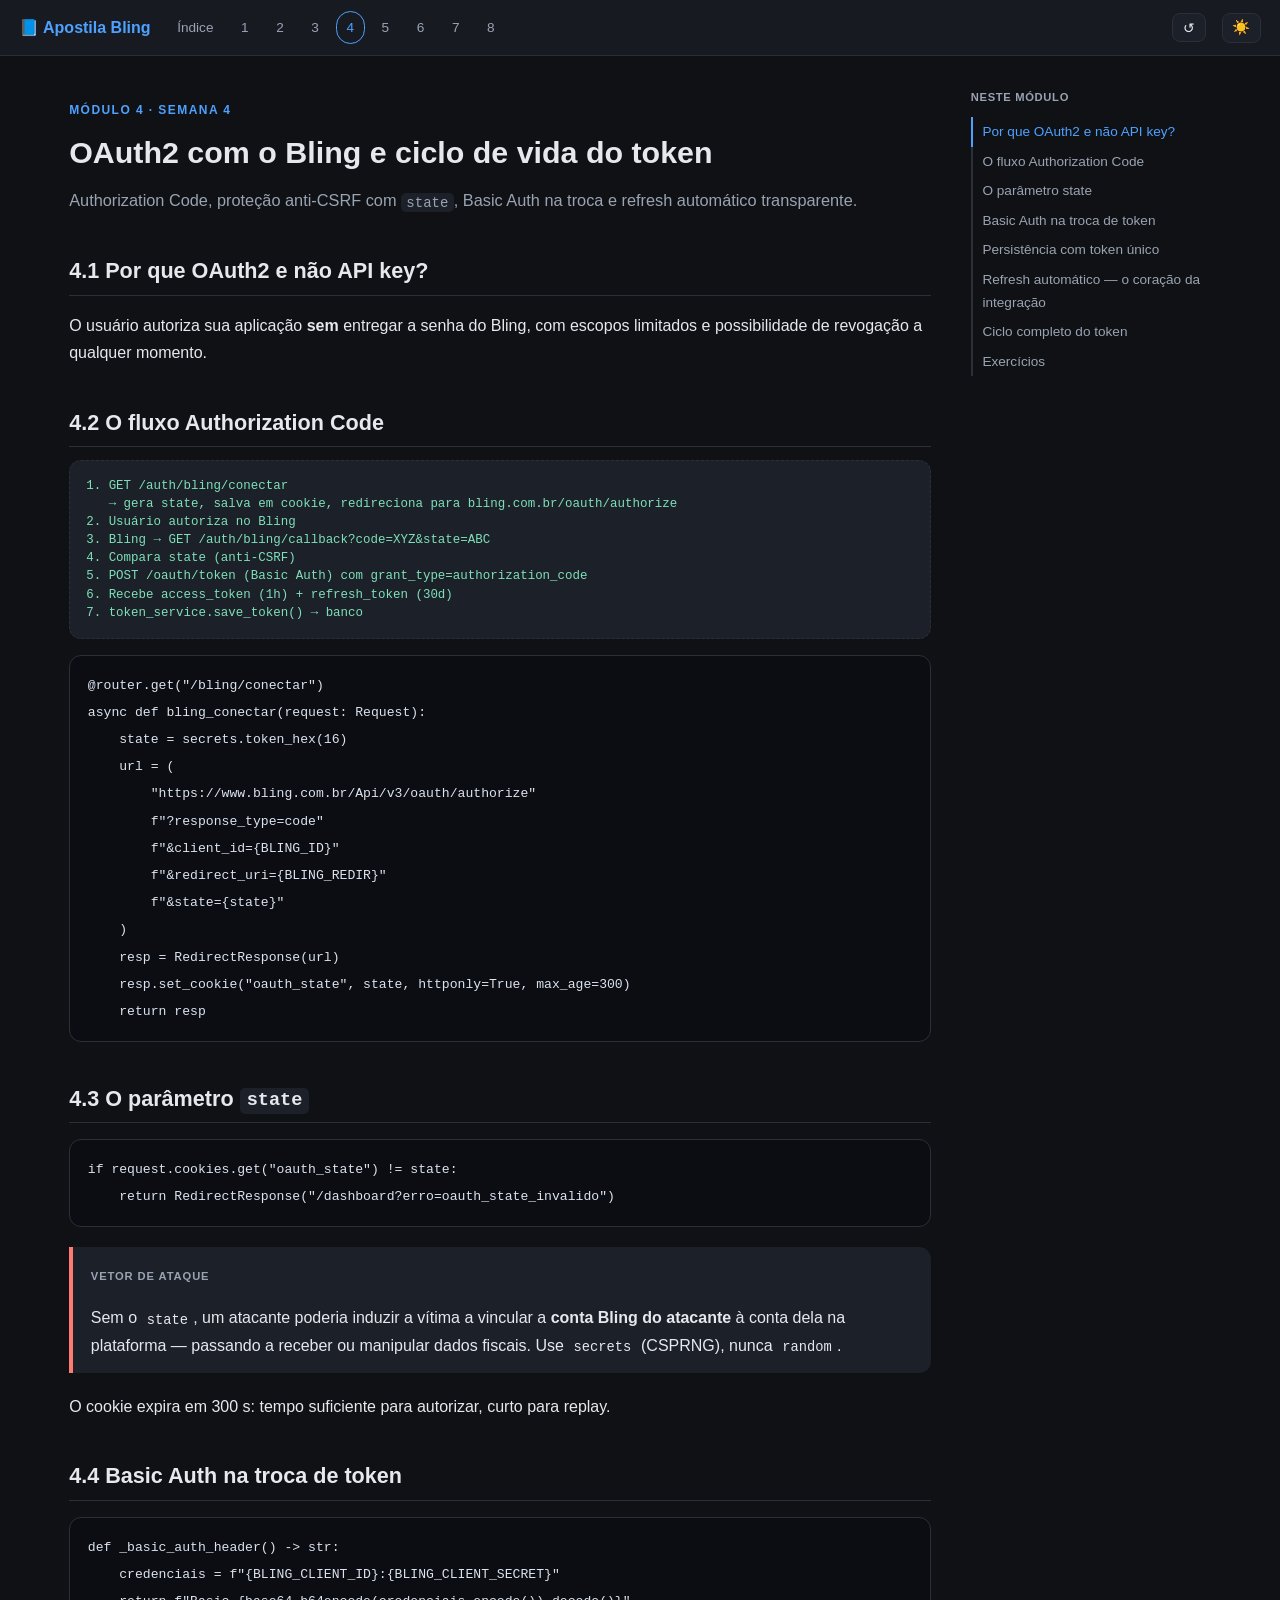
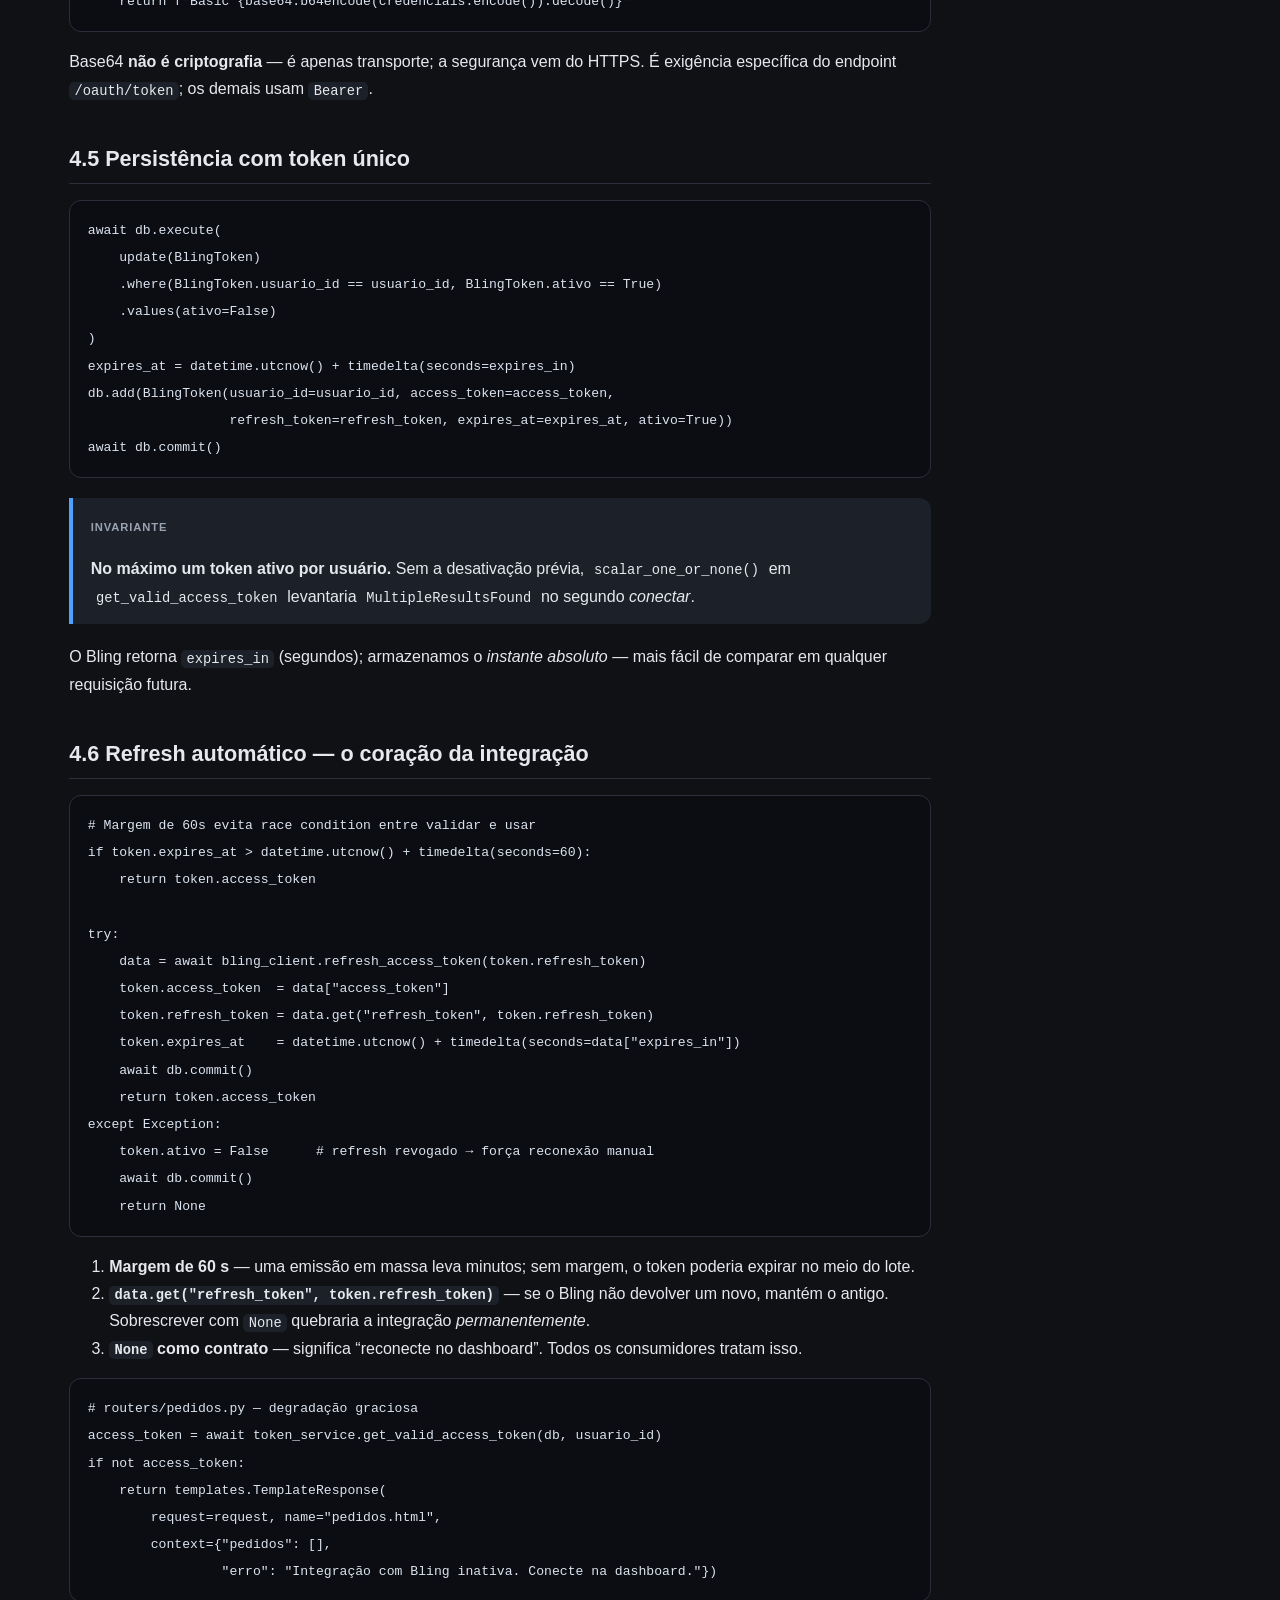
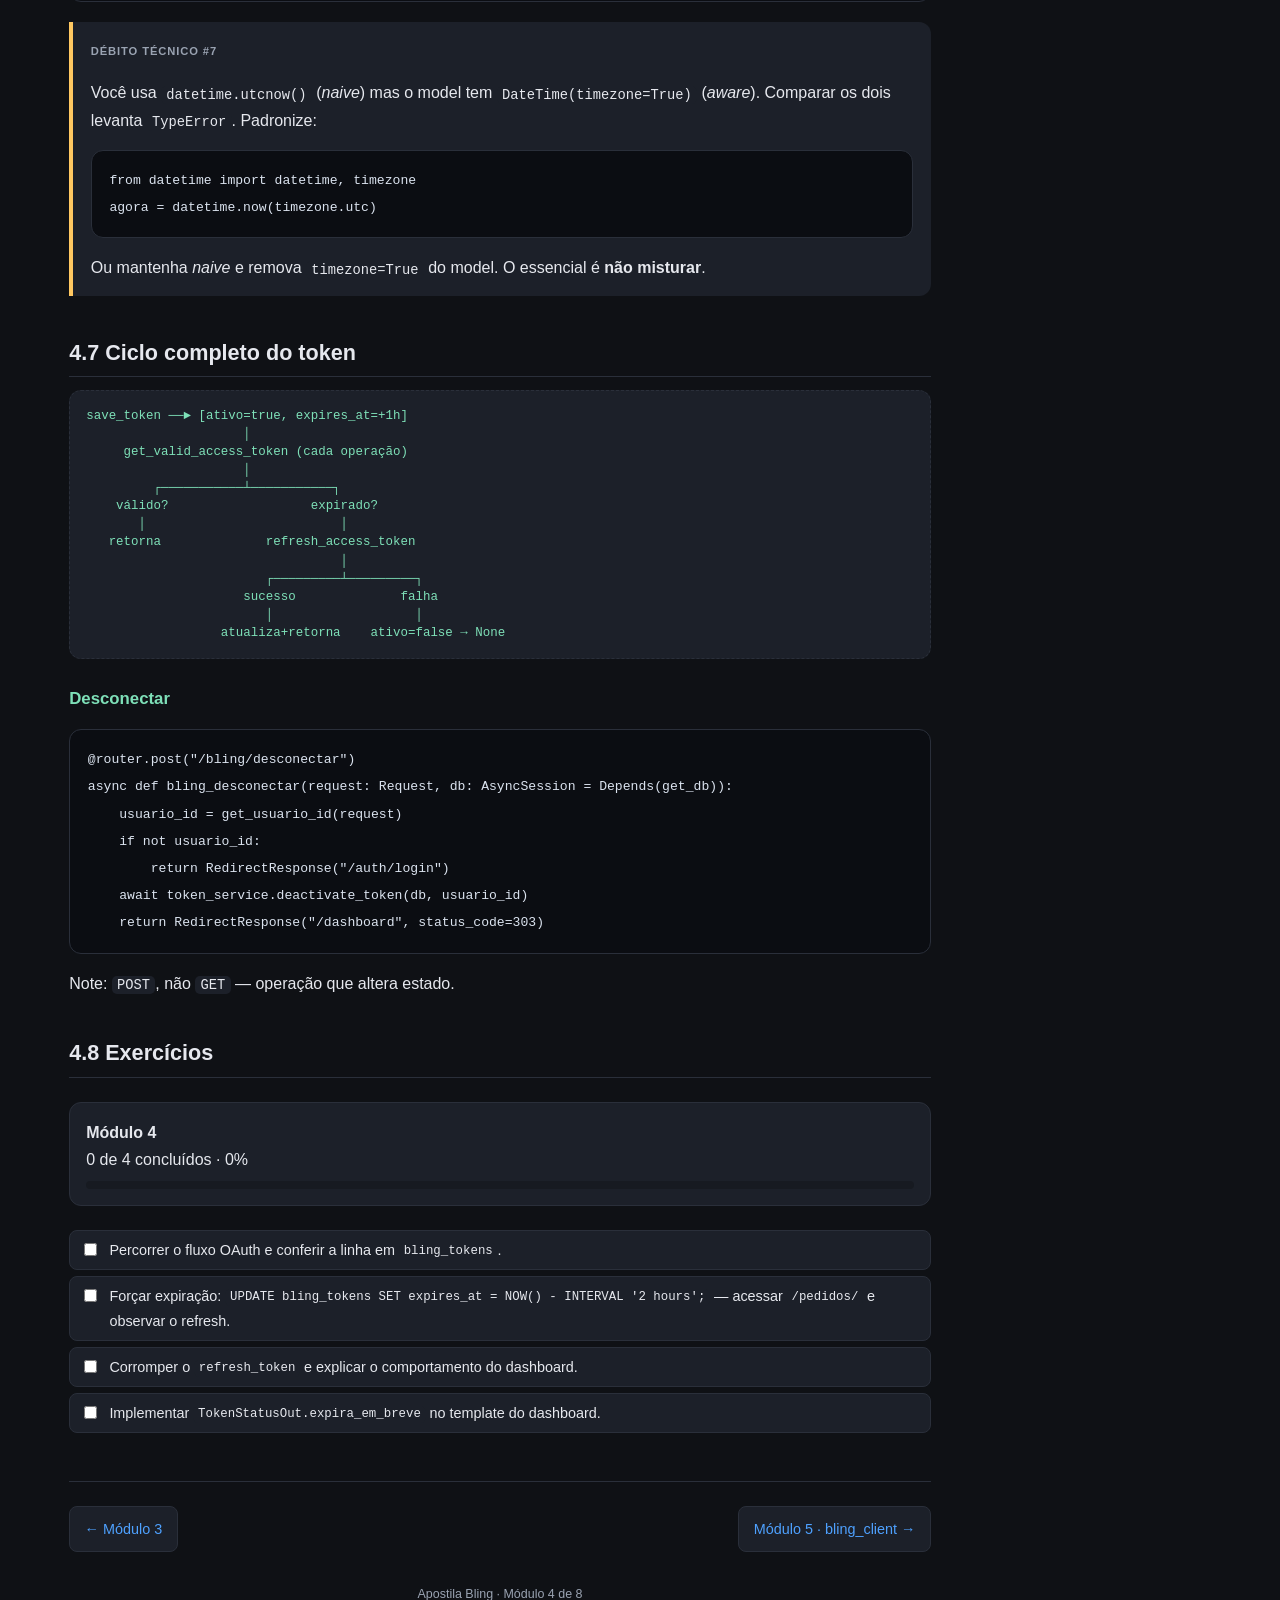
<file: MODULO4.html>
<!DOCTYPE html>
<html lang="pt-BR" data-theme="dark">
<head>
<meta charset="UTF-8">
<meta name="viewport" content="width=device-width,initial-scale=1">
<title>Módulo 4 · OAuth2 Bling e ciclo do token</title>
<link rel="stylesheet" href="file.css">
</head>
<body>
<div id="progress"></div>
<header class="topbar">
  <a class="brand" href="index.html">📘 Apostila Bling</a>
  <nav><a href="index.html">Índice</a>
    <a href="MODULO1.html">1</a><a href="MODULO2.html">2</a><a href="MODULO3.html">3</a>
    <a href="MODULO4.html">4</a><a href="MODULO5.html">5</a><a href="MODULO6.html">6</a>
    <a href="MODULO7.html">7</a><a href="MODULO8.html">8</a></nav>
  <button class="icon-btn" id="reset-btn" title="Zerar progresso">↺</button>
  <button class="icon-btn" id="theme-btn">☀️</button>
</header>

<div class="wrap">
<main>
  <p class="eyebrow">Módulo 4 · Semana 4</p>
  <h1>OAuth2 com o Bling e ciclo de vida do token</h1>
  <p class="lead">Authorization Code, proteção anti-CSRF com <code>state</code>, Basic Auth na troca e refresh automático transparente.</p>

  <h2 id="porque">4.1 Por que OAuth2 e não API key?</h2>
  <p>O usuário autoriza sua aplicação <strong>sem</strong> entregar a senha do Bling, com escopos
  limitados e possibilidade de revogação a qualquer momento.</p>

  <h2 id="fluxo">4.2 O fluxo Authorization Code</h2>
  <div class="diagram">1. GET /auth/bling/conectar
   → gera state, salva em cookie, redireciona para bling.com.br/oauth/authorize
2. Usuário autoriza no Bling
3. Bling → GET /auth/bling/callback?code=XYZ&amp;state=ABC
4. Compara state (anti-CSRF)
5. POST /oauth/token (Basic Auth) com grant_type=authorization_code
6. Recebe access_token (1h) + refresh_token (30d)
7. token_service.save_token() → banco</div>

<pre><code>@router.get("/bling/conectar")
async def bling_conectar(request: Request):
    state = secrets.token_hex(16)
    url = (
        "https://www.bling.com.br/Api/v3/oauth/authorize"
        f"?response_type=code"
        f"&amp;client_id={BLING_ID}"
        f"&amp;redirect_uri={BLING_REDIR}"
        f"&amp;state={state}"
    )
    resp = RedirectResponse(url)
    resp.set_cookie("oauth_state", state, httponly=True, max_age=300)
    return resp</code></pre>

  <h2 id="state">4.3 O parâmetro <code>state</code></h2>
<pre><code>if request.cookies.get("oauth_state") != state:
    return RedirectResponse("/dashboard?erro=oauth_state_invalido")</code></pre>
  <div class="box err"><span class="tag">Vetor de ataque</span>
    <p>Sem o <code>state</code>, um atacante poderia induzir a vítima a vincular a
    <strong>conta Bling do atacante</strong> à conta dela na plataforma — passando a receber
    ou manipular dados fiscais. Use <code>secrets</code> (CSPRNG), nunca <code>random</code>.</p></div>
  <p>O cookie expira em 300 s: tempo suficiente para autorizar, curto para replay.</p>

  <h2 id="basic">4.4 Basic Auth na troca de token</h2>
<pre><code>def _basic_auth_header() -> str:
    credenciais = f"{BLING_CLIENT_ID}:{BLING_CLIENT_SECRET}"
    return f"Basic {base64.b64encode(credenciais.encode()).decode()}"</code></pre>
  <p>Base64 <strong>não é criptografia</strong> — é apenas transporte; a segurança vem do HTTPS.
  É exigência específica do endpoint <code>/oauth/token</code>; os demais usam <code>Bearer</code>.</p>

  <h2 id="persistencia">4.5 Persistência com token único</h2>
<pre><code>await db.execute(
    update(BlingToken)
    .where(BlingToken.usuario_id == usuario_id, BlingToken.ativo == True)
    .values(ativo=False)
)
expires_at = datetime.utcnow() + timedelta(seconds=expires_in)
db.add(BlingToken(usuario_id=usuario_id, access_token=access_token,
                  refresh_token=refresh_token, expires_at=expires_at, ativo=True))
await db.commit()</code></pre>
  <div class="box"><span class="tag">Invariante</span>
    <p><strong>No máximo um token ativo por usuário.</strong> Sem a desativação prévia,
    <code>scalar_one_or_none()</code> em <code>get_valid_access_token</code> levantaria
    <code>MultipleResultsFound</code> no segundo <em>conectar</em>.</p></div>
  <p>O Bling retorna <code>expires_in</code> (segundos); armazenamos o <em>instante absoluto</em> —
  mais fácil de comparar em qualquer requisição futura.</p>

  <h2 id="refresh">4.6 Refresh automático — o coração da integração</h2>
<pre><code># Margem de 60s evita race condition entre validar e usar
if token.expires_at &gt; datetime.utcnow() + timedelta(seconds=60):
    return token.access_token

try:
    data = await bling_client.refresh_access_token(token.refresh_token)
    token.access_token  = data["access_token"]
    token.refresh_token = data.get("refresh_token", token.refresh_token)
    token.expires_at    = datetime.utcnow() + timedelta(seconds=data["expires_in"])
    await db.commit()
    return token.access_token
except Exception:
    token.ativo = False      # refresh revogado → força reconexão manual
    await db.commit()
    return None</code></pre>
  <ol>
    <li><strong>Margem de 60 s</strong> — uma emissão em massa leva minutos; sem margem, o token
    poderia expirar no meio do lote.</li>
    <li><strong><code>data.get("refresh_token", token.refresh_token)</code></strong> — se o Bling não
    devolver um novo, mantém o antigo. Sobrescrever com <code>None</code> quebraria a integração
    <em>permanentemente</em>.</li>
    <li><strong><code>None</code> como contrato</strong> — significa “reconecte no dashboard”.
    Todos os consumidores tratam isso.</li>
  </ol>
<pre><code># routers/pedidos.py — degradação graciosa
access_token = await token_service.get_valid_access_token(db, usuario_id)
if not access_token:
    return templates.TemplateResponse(
        request=request, name="pedidos.html",
        context={"pedidos": [],
                 "erro": "Integração com Bling inativa. Conecte na dashboard."})</code></pre>

  <div class="box warn"><span class="tag">Débito técnico #7</span>
    <p>Você usa <code>datetime.utcnow()</code> (<em>naive</em>) mas o model tem
    <code>DateTime(timezone=True)</code> (<em>aware</em>). Comparar os dois levanta
    <code>TypeError</code>. Padronize:</p>
<pre><code>from datetime import datetime, timezone
agora = datetime.now(timezone.utc)</code></pre>
    <p>Ou mantenha <em>naive</em> e remova <code>timezone=True</code> do model. O essencial é
    <strong>não misturar</strong>.</p></div>

  <h2 id="ciclo">4.7 Ciclo completo do token</h2>
  <div class="diagram">save_token ──► [ativo=true, expires_at=+1h]
                     │
     get_valid_access_token (cada operação)
                     │
         ┌───────────┴───────────┐
    válido?                   expirado?
       │                          │
   retorna              refresh_access_token
                                  │
                        ┌─────────┴─────────┐
                     sucesso              falha
                        │                   │
                  atualiza+retorna    ativo=false → None</div>

  <h3>Desconectar</h3>
<pre><code>@router.post("/bling/desconectar")
async def bling_desconectar(request: Request, db: AsyncSession = Depends(get_db)):
    usuario_id = get_usuario_id(request)
    if not usuario_id:
        return RedirectResponse("/auth/login")
    await token_service.deactivate_token(db, usuario_id)
    return RedirectResponse("/dashboard", status_code=303)</code></pre>
  <p>Note: <code>POST</code>, não <code>GET</code> — operação que altera estado.</p>

  <h2 id="ex">4.8 Exercícios</h2>
  <div class="progress-box" id="mod-progress"><strong>Módulo 4</strong>
    <div class="txt"></div><div class="bar"><span></span></div></div>
  <ul class="check">
    <li><input type="checkbox" id="m4e1"><label for="m4e1">Percorrer o fluxo OAuth e conferir a linha em <code>bling_tokens</code>.</label></li>
    <li><input type="checkbox" id="m4e2"><label for="m4e2">Forçar expiração: <code>UPDATE bling_tokens SET expires_at = NOW() - INTERVAL '2 hours';</code> — acessar <code>/pedidos/</code> e observar o refresh.</label></li>
    <li><input type="checkbox" id="m4e3"><label for="m4e3">Corromper o <code>refresh_token</code> e explicar o comportamento do dashboard.</label></li>
    <li><input type="checkbox" id="m4e4"><label for="m4e4">Implementar <code>TokenStatusOut.expira_em_breve</code> no template do dashboard.</label></li>
  </ul>

  <div class="pager">
    <a rel="prev" href="MODULO3.html">← Módulo 3</a><span class="spacer"></span>
    <a rel="next" href="MODULO5.html">Módulo 5 · bling_client →</a></div>
  <footer>Apostila Bling · Módulo 4 de 8</footer>
</main>
<aside class="toc"><h4>Neste módulo</h4></aside>
</div>
<script src="assets/script.js"></script>
</body>
</html>
</file>
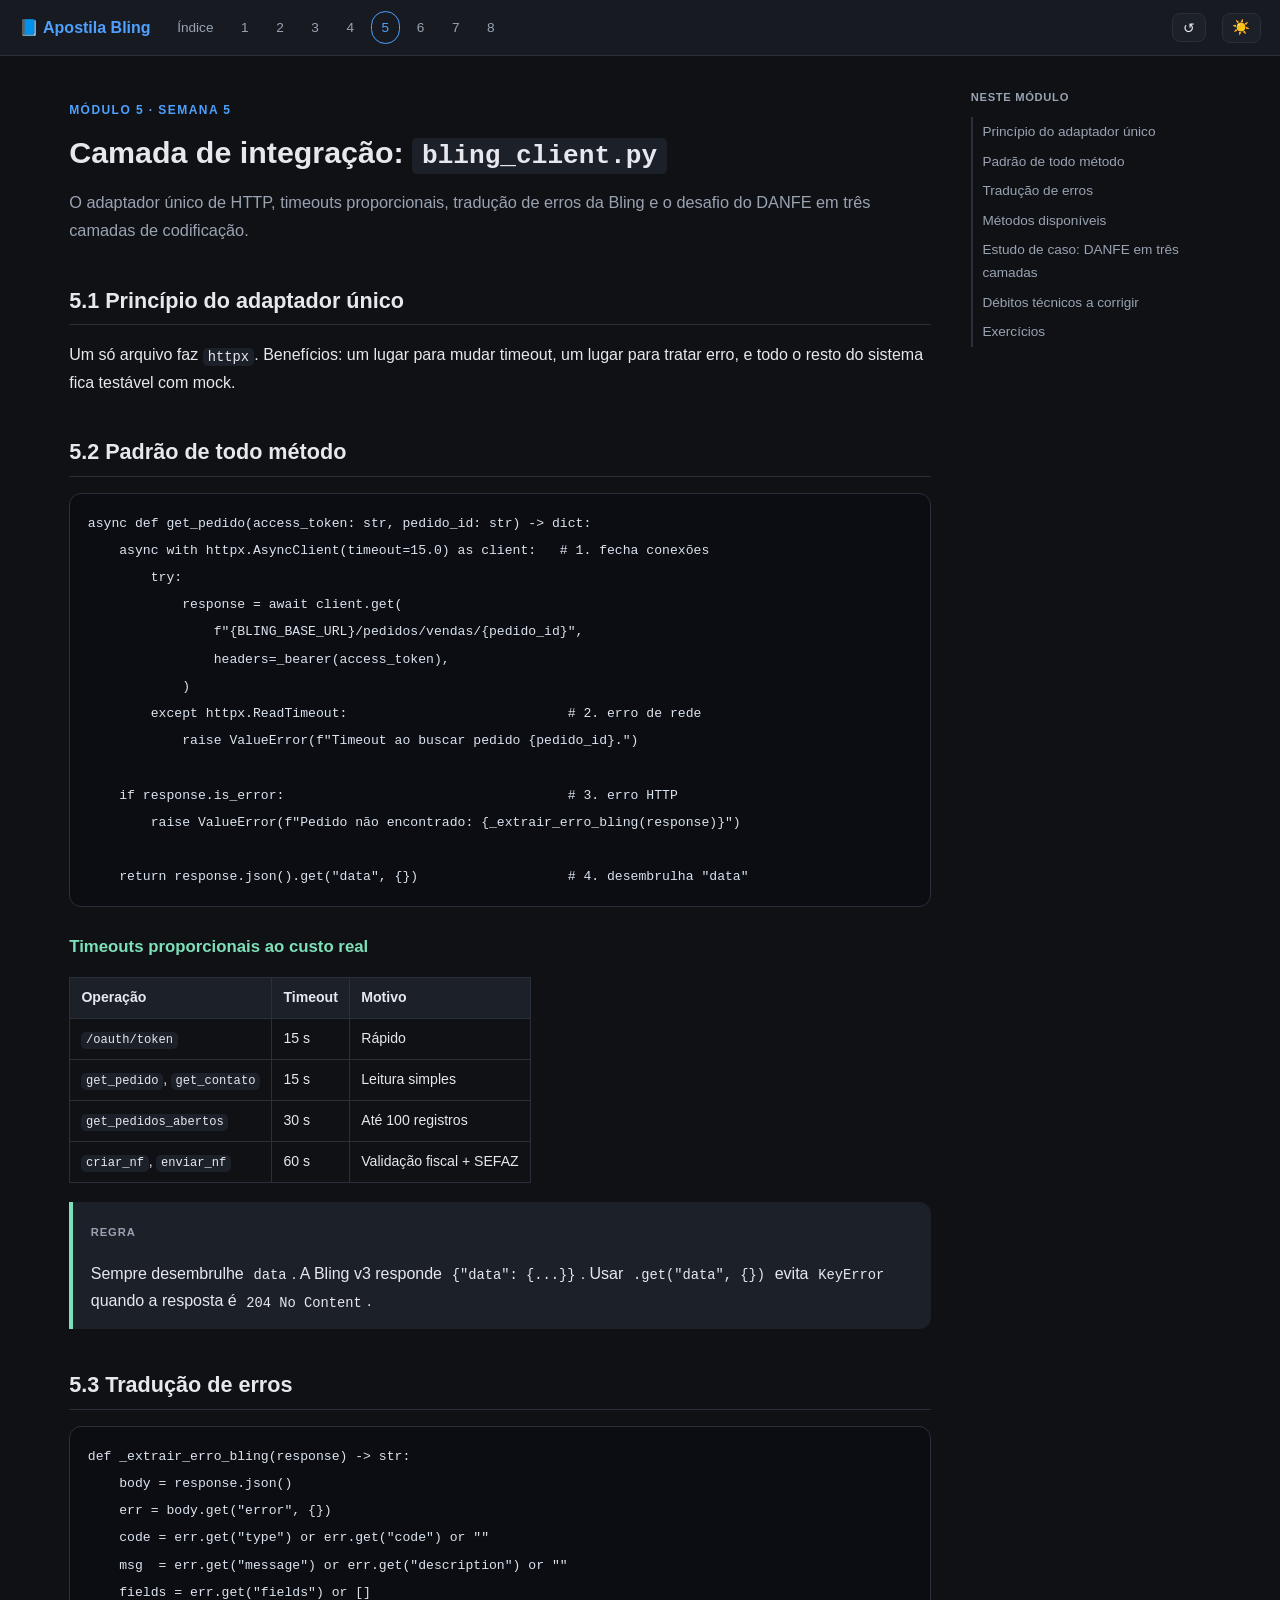
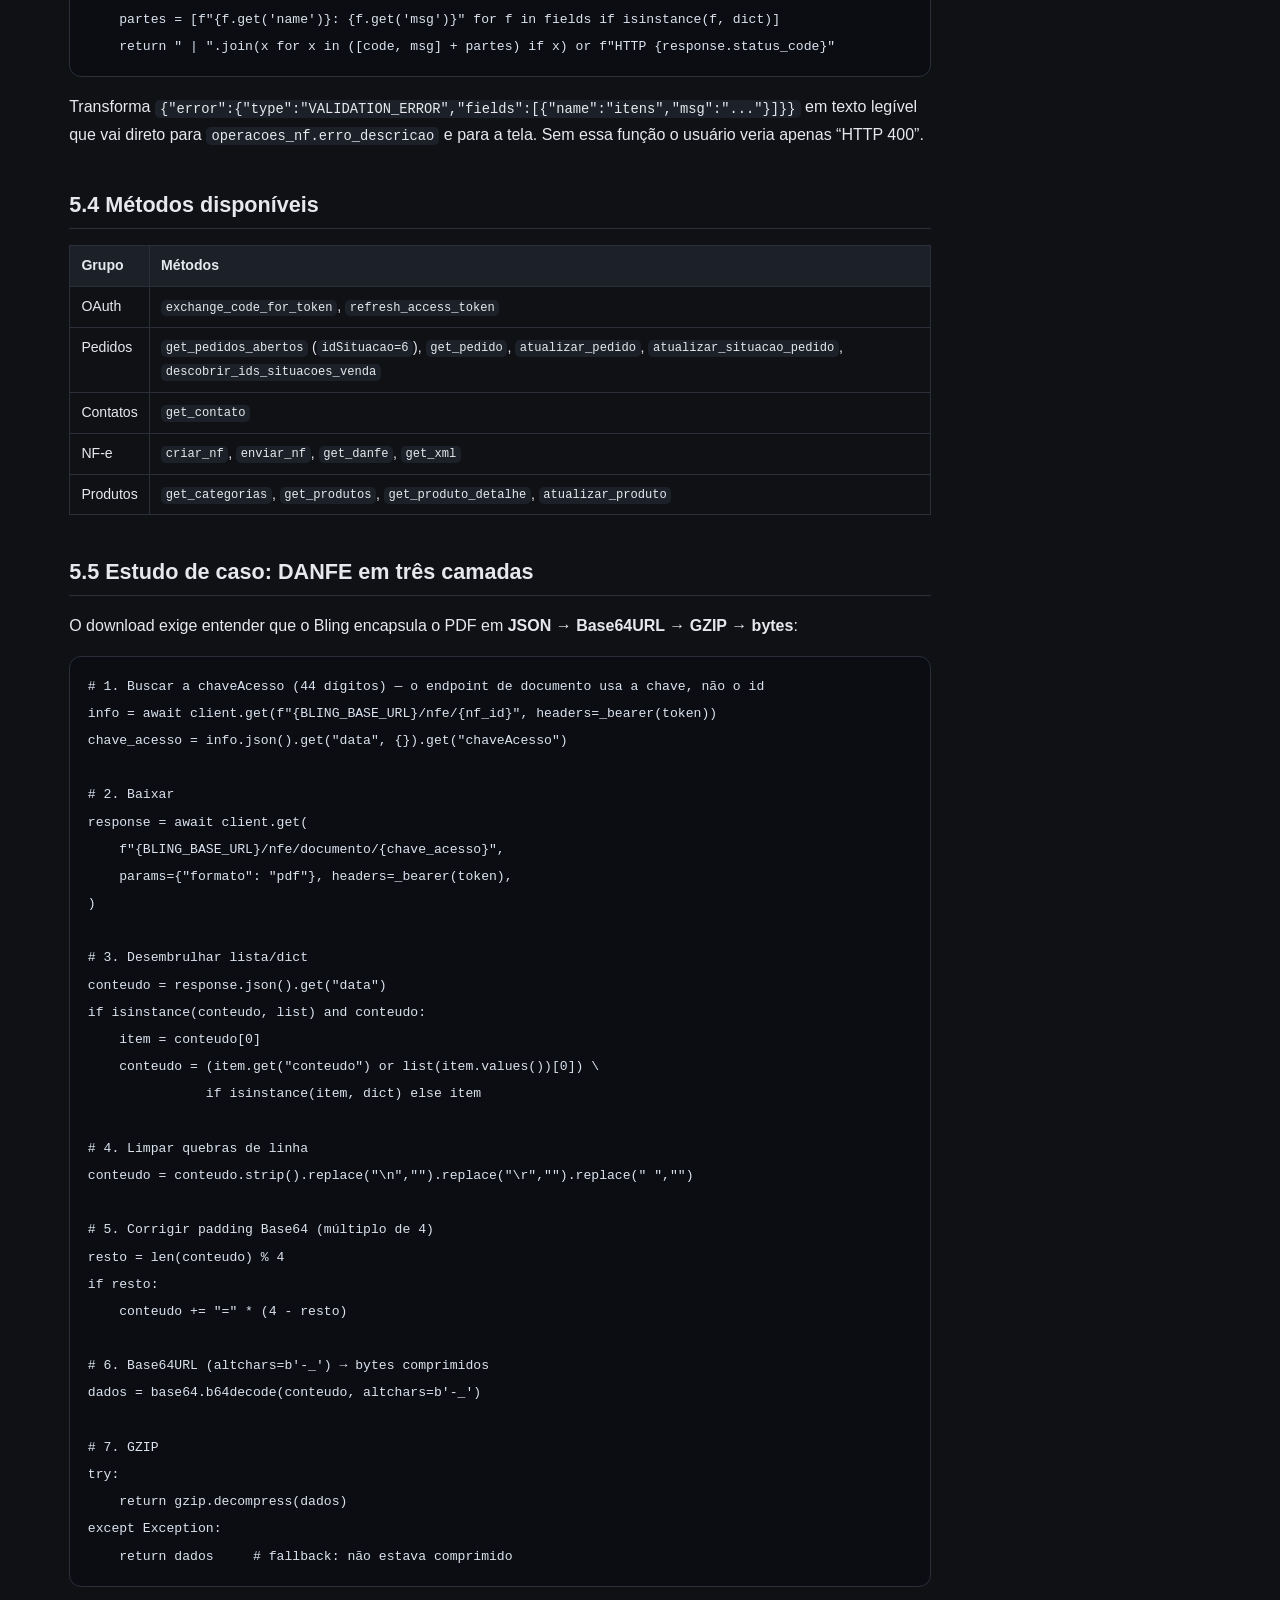
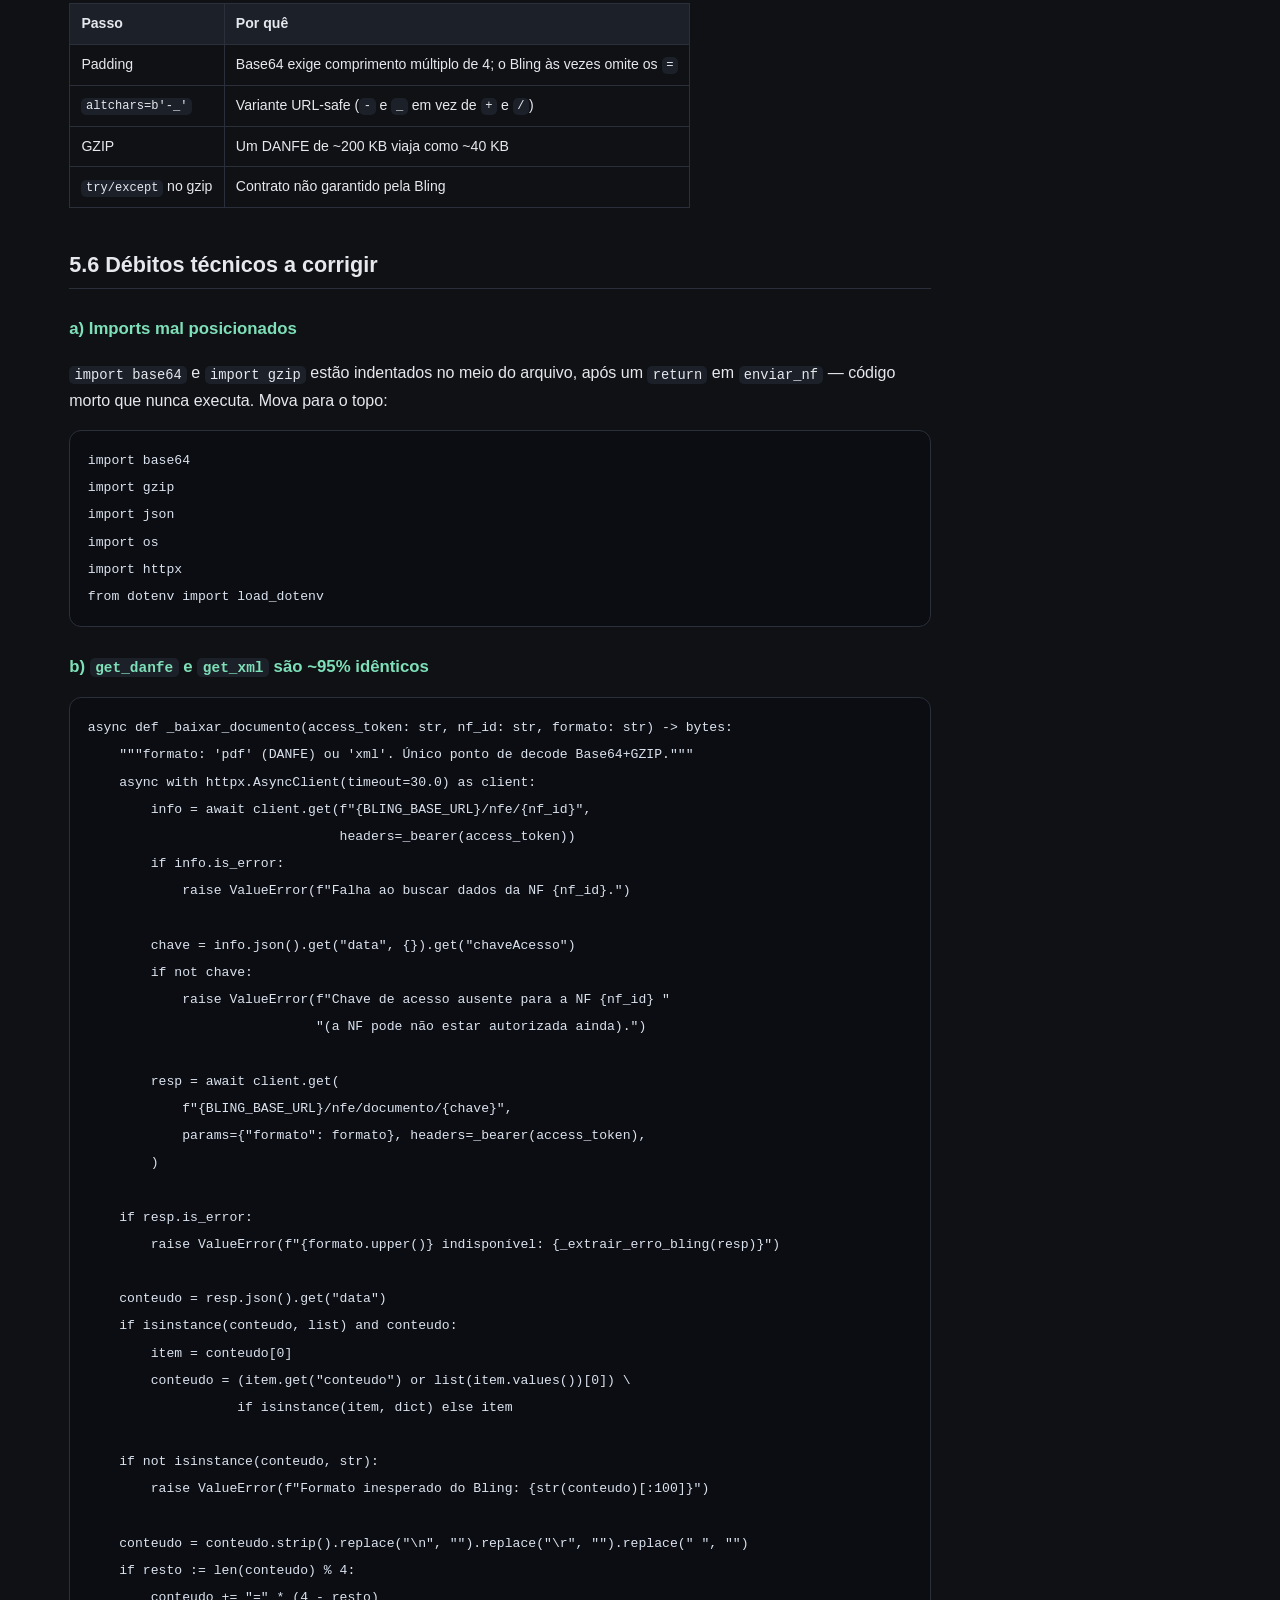
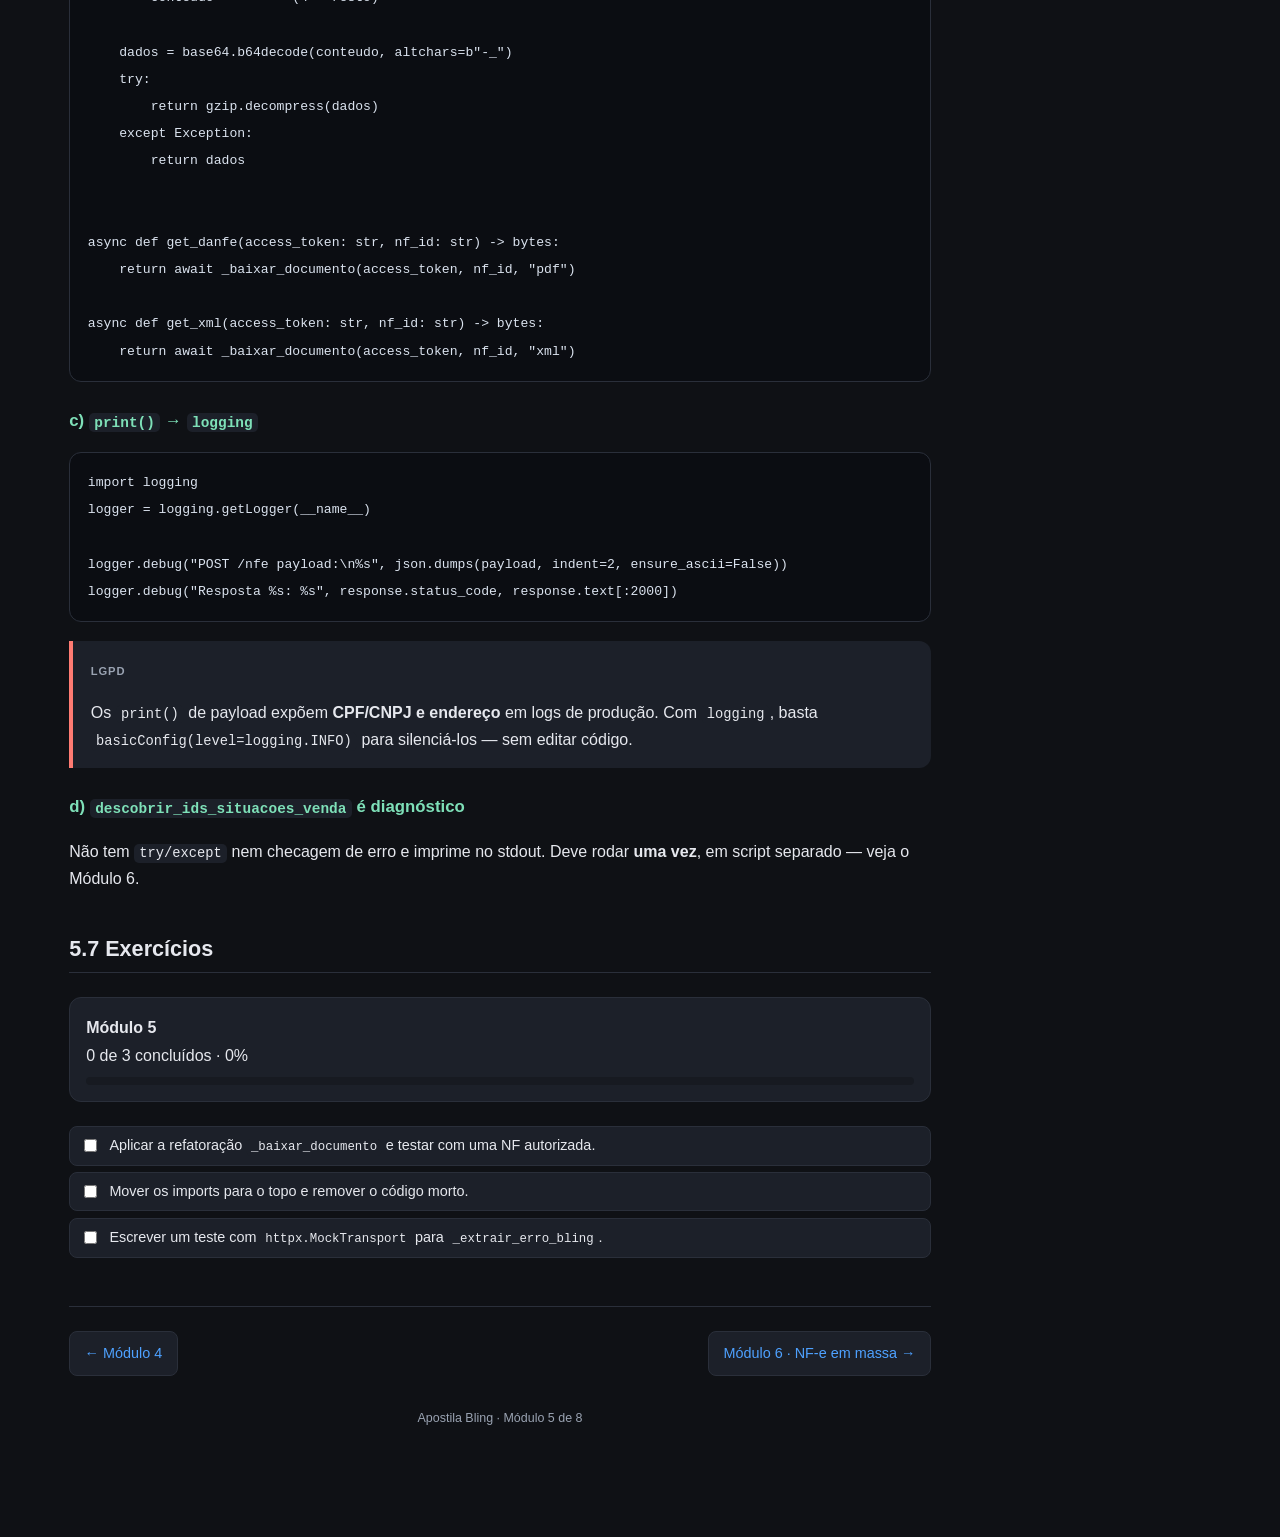
<file: MODULO5.html>
<!DOCTYPE html>
<html lang="pt-BR" data-theme="dark">
<head>
<meta charset="UTF-8">
<meta name="viewport" content="width=device-width,initial-scale=1">
<title>Módulo 5 · Camada de integração bling_client.py</title>
<link rel="stylesheet" href="file.css">
</head>
<body>
<div id="progress"></div>
<header class="topbar">
  <a class="brand" href="index.html">📘 Apostila Bling</a>
  <nav><a href="index.html">Índice</a>
    <a href="MODULO1.html">1</a><a href="MODULO2.html">2</a><a href="MODULO3.html">3</a>
    <a href="MODULO4.html">4</a><a href="MODULO5.html">5</a><a href="MODULO6.html">6</a>
    <a href="MODULO7.html">7</a><a href="MODULO8.html">8</a></nav>
  <button class="icon-btn" id="reset-btn" title="Zerar progresso">↺</button>
  <button class="icon-btn" id="theme-btn">☀️</button>
</header>

<div class="wrap">
<main>
  <p class="eyebrow">Módulo 5 · Semana 5</p>
  <h1>Camada de integração: <code>bling_client.py</code></h1>
  <p class="lead">O adaptador único de HTTP, timeouts proporcionais, tradução de erros da Bling e o desafio do DANFE em três camadas de codificação.</p>

  <h2 id="principio">5.1 Princípio do adaptador único</h2>
  <p>Um só arquivo faz <code>httpx</code>. Benefícios: um lugar para mudar timeout, um lugar para
  tratar erro, e todo o resto do sistema fica testável com mock.</p>

  <h2 id="padrao">5.2 Padrão de todo método</h2>
<pre><code>async def get_pedido(access_token: str, pedido_id: str) -&gt; dict:
    async with httpx.AsyncClient(timeout=15.0) as client:   # 1. fecha conexões
        try:
            response = await client.get(
                f"{BLING_BASE_URL}/pedidos/vendas/{pedido_id}",
                headers=_bearer(access_token),
            )
        except httpx.ReadTimeout:                            # 2. erro de rede
            raise ValueError(f"Timeout ao buscar pedido {pedido_id}.")

    if response.is_error:                                    # 3. erro HTTP
        raise ValueError(f"Pedido não encontrado: {_extrair_erro_bling(response)}")

    return response.json().get("data", {})                   # 4. desembrulha "data"</code></pre>

  <h3>Timeouts proporcionais ao custo real</h3>
  <table>
    <thead><tr><th>Operação</th><th>Timeout</th><th>Motivo</th></tr></thead>
    <tbody>
      <tr><td><code>/oauth/token</code></td><td>15 s</td><td>Rápido</td></tr>
      <tr><td><code>get_pedido</code>, <code>get_contato</code></td><td>15 s</td><td>Leitura simples</td></tr>
      <tr><td><code>get_pedidos_abertos</code></td><td>30 s</td><td>Até 100 registros</td></tr>
      <tr><td><code>criar_nf</code>, <code>enviar_nf</code></td><td>60 s</td><td>Validação fiscal + SEFAZ</td></tr>
    </tbody>
  </table>
  <div class="box tip"><span class="tag">Regra</span>
    <p>Sempre desembrulhe <code>data</code>. A Bling v3 responde <code>{"data": {...}}</code>.
    Usar <code>.get("data", {})</code> evita <code>KeyError</code> quando a resposta é
    <code>204 No Content</code>.</p></div>

  <h2 id="erros">5.3 Tradução de erros</h2>
<pre><code>def _extrair_erro_bling(response) -&gt; str:
    body = response.json()
    err = body.get("error", {})
    code = err.get("type") or err.get("code") or ""
    msg  = err.get("message") or err.get("description") or ""
    fields = err.get("fields") or []
    partes = [f"{f.get('name')}: {f.get('msg')}" for f in fields if isinstance(f, dict)]
    return " | ".join(x for x in ([code, msg] + partes) if x) or f"HTTP {response.status_code}"</code></pre>
  <p>Transforma <code>{"error":{"type":"VALIDATION_ERROR","fields":[{"name":"itens","msg":"..."}]}}</code>
  em texto legível que vai direto para <code>operacoes_nf.erro_descricao</code> e para a tela.
  Sem essa função o usuário veria apenas “HTTP 400”.</p>

  <h2 id="metodos">5.4 Métodos disponíveis</h2>
  <table>
    <thead><tr><th>Grupo</th><th>Métodos</th></tr></thead>
    <tbody>
      <tr><td>OAuth</td><td><code>exchange_code_for_token</code>, <code>refresh_access_token</code></td></tr>
      <tr><td>Pedidos</td><td><code>get_pedidos_abertos</code> (<code>idSituacao=6</code>), <code>get_pedido</code>, <code>atualizar_pedido</code>, <code>atualizar_situacao_pedido</code>, <code>descobrir_ids_situacoes_venda</code></td></tr>
      <tr><td>Contatos</td><td><code>get_contato</code></td></tr>
      <tr><td>NF-e</td><td><code>criar_nf</code>, <code>enviar_nf</code>, <code>get_danfe</code>, <code>get_xml</code></td></tr>
      <tr><td>Produtos</td><td><code>get_categorias</code>, <code>get_produtos</code>, <code>get_produto_detalhe</code>, <code>atualizar_produto</code></td></tr>
    </tbody>
  </table>

  <h2 id="danfe">5.5 Estudo de caso: DANFE em três camadas</h2>
  <p>O download exige entender que o Bling encapsula o PDF em
  <strong>JSON → Base64URL → GZIP → bytes</strong>:</p>
<pre><code># 1. Buscar a chaveAcesso (44 dígitos) — o endpoint de documento usa a chave, não o id
info = await client.get(f"{BLING_BASE_URL}/nfe/{nf_id}", headers=_bearer(token))
chave_acesso = info.json().get("data", {}).get("chaveAcesso")

# 2. Baixar
response = await client.get(
    f"{BLING_BASE_URL}/nfe/documento/{chave_acesso}",
    params={"formato": "pdf"}, headers=_bearer(token),
)

# 3. Desembrulhar lista/dict
conteudo = response.json().get("data")
if isinstance(conteudo, list) and conteudo:
    item = conteudo[0]
    conteudo = (item.get("conteudo") or list(item.values())[0]) \
               if isinstance(item, dict) else item

# 4. Limpar quebras de linha
conteudo = conteudo.strip().replace("\n","").replace("\r","").replace(" ","")

# 5. Corrigir padding Base64 (múltiplo de 4)
resto = len(conteudo) % 4
if resto:
    conteudo += "=" * (4 - resto)

# 6. Base64URL (altchars=b'-_') → bytes comprimidos
dados = base64.b64decode(conteudo, altchars=b'-_')

# 7. GZIP
try:
    return gzip.decompress(dados)
except Exception:
    return dados     # fallback: não estava comprimido</code></pre>
  <table>
    <thead><tr><th>Passo</th><th>Por quê</th></tr></thead>
    <tbody>
      <tr><td>Padding</td><td>Base64 exige comprimento múltiplo de 4; o Bling às vezes omite os <code>=</code></td></tr>
      <tr><td><code>altchars=b'-_'</code></td><td>Variante URL-safe (<code>-</code> e <code>_</code> em vez de <code>+</code> e <code>/</code>)</td></tr>
      <tr><td>GZIP</td><td>Um DANFE de ~200 KB viaja como ~40 KB</td></tr>
      <tr><td><code>try/except</code> no gzip</td><td>Contrato não garantido pela Bling</td></tr>
    </tbody>
  </table>

  <h2 id="debitos">5.6 Débitos técnicos a corrigir</h2>

  <h3>a) Imports mal posicionados</h3>
  <p><code>import base64</code> e <code>import gzip</code> estão indentados no meio do arquivo,
  após um <code>return</code> em <code>enviar_nf</code> — código morto que nunca executa.
  Mova para o topo:</p>
<pre><code>import base64
import gzip
import json
import os
import httpx
from dotenv import load_dotenv</code></pre>

  <h3>b) <code>get_danfe</code> e <code>get_xml</code> são ~95% idênticos</h3>
<pre><code>async def _baixar_documento(access_token: str, nf_id: str, formato: str) -&gt; bytes:
    """formato: 'pdf' (DANFE) ou 'xml'. Único ponto de decode Base64+GZIP."""
    async with httpx.AsyncClient(timeout=30.0) as client:
        info = await client.get(f"{BLING_BASE_URL}/nfe/{nf_id}",
                                headers=_bearer(access_token))
        if info.is_error:
            raise ValueError(f"Falha ao buscar dados da NF {nf_id}.")

        chave = info.json().get("data", {}).get("chaveAcesso")
        if not chave:
            raise ValueError(f"Chave de acesso ausente para a NF {nf_id} "
                             "(a NF pode não estar autorizada ainda).")

        resp = await client.get(
            f"{BLING_BASE_URL}/nfe/documento/{chave}",
            params={"formato": formato}, headers=_bearer(access_token),
        )

    if resp.is_error:
        raise ValueError(f"{formato.upper()} indisponível: {_extrair_erro_bling(resp)}")

    conteudo = resp.json().get("data")
    if isinstance(conteudo, list) and conteudo:
        item = conteudo[0]
        conteudo = (item.get("conteudo") or list(item.values())[0]) \
                   if isinstance(item, dict) else item

    if not isinstance(conteudo, str):
        raise ValueError(f"Formato inesperado do Bling: {str(conteudo)[:100]}")

    conteudo = conteudo.strip().replace("\n", "").replace("\r", "").replace(" ", "")
    if resto := len(conteudo) % 4:
        conteudo += "=" * (4 - resto)

    dados = base64.b64decode(conteudo, altchars=b"-_")
    try:
        return gzip.decompress(dados)
    except Exception:
        return dados


async def get_danfe(access_token: str, nf_id: str) -&gt; bytes:
    return await _baixar_documento(access_token, nf_id, "pdf")

async def get_xml(access_token: str, nf_id: str) -&gt; bytes:
    return await _baixar_documento(access_token, nf_id, "xml")</code></pre>

  <h3>c) <code>print()</code> → <code>logging</code></h3>
<pre><code>import logging
logger = logging.getLogger(__name__)

logger.debug("POST /nfe payload:\n%s", json.dumps(payload, indent=2, ensure_ascii=False))
logger.debug("Resposta %s: %s", response.status_code, response.text[:2000])</code></pre>
  <div class="box err"><span class="tag">LGPD</span>
    <p>Os <code>print()</code> de payload expõem <strong>CPF/CNPJ e endereço</strong> em logs de
    produção. Com <code>logging</code>, basta <code>basicConfig(level=logging.INFO)</code> para
    silenciá-los — sem editar código.</p></div>

  <h3>d) <code>descobrir_ids_situacoes_venda</code> é diagnóstico</h3>
  <p>Não tem <code>try/except</code> nem checagem de erro e imprime no stdout.
  Deve rodar <strong>uma vez</strong>, em script separado — veja o Módulo 6.</p>

  <h2 id="ex">5.7 Exercícios</h2>
  <div class="progress-box" id="mod-progress"><strong>Módulo 5</strong>
    <div class="txt"></div><div class="bar"><span></span></div></div>
  <ul class="check">
    <li><input type="checkbox" id="m5e1"><label for="m5e1">Aplicar a refatoração <code>_baixar_documento</code> e testar com uma NF autorizada.</label></li>
    <li><input type="checkbox" id="m5e2"><label for="m5e2">Mover os imports para o topo e remover o código morto.</label></li>
    <li><input type="checkbox" id="m5e3"><label for="m5e3">Escrever um teste com <code>httpx.MockTransport</code> para <code>_extrair_erro_bling</code>.</label></li>
  </ul>

  <div class="pager">
    <a rel="prev" href="MODULO4.html">← Módulo 4</a><span class="spacer"></span>
    <a rel="next" href="MODULO6.html">Módulo 6 · NF-e em massa →</a></div>
  <footer>Apostila Bling · Módulo 5 de 8</footer>
</main>
<aside class="toc"><h4>Neste módulo</h4></aside>
</div>
<script src="assets/script.js"></script>
</body>
</html>
</file>
<file: file.css>
/* ===== Apostila Bling · tema compartilhado ===== */
:root{
  --bg:#0f1115; --bg-soft:#171a21; --card:#1c2029; --border:#2a2f3a;
  --fg:#e6e8ee; --fg-dim:#9aa3b2; --accent:#4ea1ff; --accent-2:#7ee0b8;
  --warn:#ffc861; --err:#ff7b72; --ok:#7ee0b8;
  --radius:12px; --mono:'JetBrains Mono',ui-monospace,Consolas,monospace;
}
[data-theme="light"]{
  --bg:#f6f7fa; --bg-soft:#fff; --card:#fff; --border:#dfe3ea;
  --fg:#1a1d24; --fg-dim:#5b6472; --accent:#0b62c4;
}
*{box-sizing:border-box}
html{scroll-behavior:smooth}
body{
  margin:0; background:var(--bg); color:var(--fg);
  font:16px/1.7 -apple-system,BlinkMacSystemFont,'Segoe UI',Roboto,sans-serif;
}

/* ---- barra de progresso de leitura ---- */
#progress{position:fixed;top:0;left:0;height:3px;width:0;background:var(--accent);z-index:100;transition:width .1s}

/* ---- topbar ---- */
.topbar{
  position:sticky;top:0;z-index:50;display:flex;align-items:center;gap:1rem;
  padding:.7rem 1.2rem;background:var(--bg-soft);border-bottom:1px solid var(--border);
}
.topbar .brand{font-weight:700;color:var(--accent);text-decoration:none;white-space:nowrap}
.topbar nav{display:flex;gap:.4rem;flex-wrap:wrap;flex:1}
.topbar nav a{
  color:var(--fg-dim);text-decoration:none;font-size:.85rem;
  padding:.25rem .6rem;border-radius:99px;border:1px solid transparent;
}
.topbar nav a:hover{color:var(--fg);border-color:var(--border)}
.topbar nav a.active{color:var(--accent);border-color:var(--accent)}
.icon-btn{
  background:var(--card);border:1px solid var(--border);color:var(--fg);
  border-radius:8px;padding:.35rem .6rem;cursor:pointer;font-size:.9rem;
}
.icon-btn:hover{border-color:var(--accent)}

/* ---- layout ---- */
.wrap{max-width:1180px;margin:0 auto;padding:2rem 1.2rem 5rem;display:grid;grid-template-columns:1fr 240px;gap:2.5rem}
main{min-width:0}
.toc{position:sticky;top:5rem;align-self:start;font-size:.85rem}
.toc h4{margin:0 0 .6rem;color:var(--fg-dim);text-transform:uppercase;letter-spacing:.06em;font-size:.7rem}
.toc a{display:block;color:var(--fg-dim);text-decoration:none;padding:.2rem 0 .2rem .6rem;border-left:2px solid var(--border)}
.toc a:hover,.toc a.active{color:var(--accent);border-color:var(--accent)}
@media(max-width:900px){.wrap{grid-template-columns:1fr}.toc{display:none}}

/* ---- tipografia ---- */
h1{font-size:1.9rem;line-height:1.25;margin:0 0 .3rem}
h2{font-size:1.35rem;margin:2.4rem 0 .8rem;padding-bottom:.3rem;border-bottom:1px solid var(--border)}
h3{font-size:1.05rem;margin:1.6rem 0 .5rem;color:var(--accent-2)}
.eyebrow{color:var(--accent);font-size:.75rem;font-weight:700;letter-spacing:.12em;text-transform:uppercase}
.lead{color:var(--fg-dim);font-size:1.02rem}
code{font-family:var(--mono);font-size:.86em;background:var(--card);padding:.12em .38em;border-radius:5px}
pre{background:#0b0d12;border:1px solid var(--border);border-radius:var(--radius);padding:1rem 1.1rem;overflow-x:auto;position:relative}
[data-theme="light"] pre{background:#1b1f27}
pre code{background:none;padding:0;color:#dbe3ef;font-size:.82rem;line-height:1.6}
.copy-btn{position:absolute;top:.5rem;right:.5rem;background:#232833;color:#9aa3b2;border:1px solid #333a47;
  border-radius:6px;font-size:.7rem;padding:.2rem .5rem;cursor:pointer;opacity:0;transition:.15s}
pre:hover .copy-btn{opacity:1}
.copy-btn:hover{color:#fff;border-color:var(--accent)}

/* ---- tabelas ---- */
table{width:100%;border-collapse:collapse;margin:1rem 0;font-size:.88rem;display:block;overflow-x:auto}
th,td{border:1px solid var(--border);padding:.5rem .7rem;text-align:left;vertical-align:top}
th{background:var(--card);font-weight:600}

/* ---- callouts ---- */
.box{border-left:4px solid var(--accent);background:var(--card);border-radius:0 var(--radius) var(--radius) 0;padding:.9rem 1.1rem;margin:1.2rem 0}
.box.warn{border-color:var(--warn)} .box.err{border-color:var(--err)} .box.tip{border-color:var(--ok)}
.box p:first-child{margin-top:0} .box p:last-child{margin-bottom:0}
.box .tag{font-size:.7rem;font-weight:700;letter-spacing:.08em;text-transform:uppercase;color:var(--fg-dim)}

/* ---- diagrama ASCII ---- */
.diagram{font-family:var(--mono);font-size:.78rem;line-height:1.45;white-space:pre;overflow-x:auto;
  background:var(--card);border:1px dashed var(--border);border-radius:var(--radius);padding:1rem;color:var(--accent-2)}

/* ---- cards do index ---- */
.grid{display:grid;grid-template-columns:repeat(auto-fill,minmax(270px,1fr));gap:1.1rem;margin-top:1.6rem}
.mod-card{background:var(--card);border:1px solid var(--border);border-radius:var(--radius);padding:1.2rem;
  text-decoration:none;color:inherit;display:flex;flex-direction:column;gap:.5rem;transition:.18s}
.mod-card:hover{border-color:var(--accent);transform:translateY(-3px)}
.mod-card .num{font-family:var(--mono);font-size:.72rem;color:var(--accent)}
.mod-card h3{margin:0;font-size:1.02rem;color:var(--fg)}
.mod-card p{margin:0;color:var(--fg-dim);font-size:.85rem}
.mod-card .meta{margin-top:auto;font-size:.72rem;color:var(--fg-dim);display:flex;justify-content:space-between}
.pill{background:var(--bg-soft);border:1px solid var(--border);border-radius:99px;padding:.1rem .5rem}

/* ---- checklist persistente ---- */
.check{list-style:none;padding:0;margin:1rem 0}
.check li{display:flex;gap:.6rem;align-items:flex-start;padding:.4rem .6rem;border:1px solid var(--border);
  border-radius:8px;margin-bottom:.4rem;background:var(--card)}
.check input{margin-top:.35rem;accent-color:var(--accent);cursor:pointer;flex-shrink:0}
.check li.done{opacity:.5} .check li.done label{text-decoration:line-through}
.check label{cursor:pointer;font-size:.9rem}
.progress-box{background:var(--card);border:1px solid var(--border);border-radius:var(--radius);padding:1rem;margin:1.5rem 0}
.bar{height:8px;background:var(--bg-soft);border-radius:99px;overflow:hidden;margin-top:.5rem}
.bar span{display:block;height:100%;background:linear-gradient(90deg,var(--accent),var(--accent-2));width:0;transition:width .3s}

/* ---- paginação ---- */
.pager{display:flex;justify-content:space-between;gap:1rem;margin-top:3rem;padding-top:1.5rem;border-top:1px solid var(--border)}
.pager a{color:var(--accent);text-decoration:none;font-size:.9rem;background:var(--card);
  border:1px solid var(--border);border-radius:8px;padding:.6rem .9rem}
.pager a:hover{border-color:var(--accent)}
.pager .spacer{flex:1}
footer{text-align:center;color:var(--fg-dim);font-size:.78rem;padding:2rem 0}
</file>
